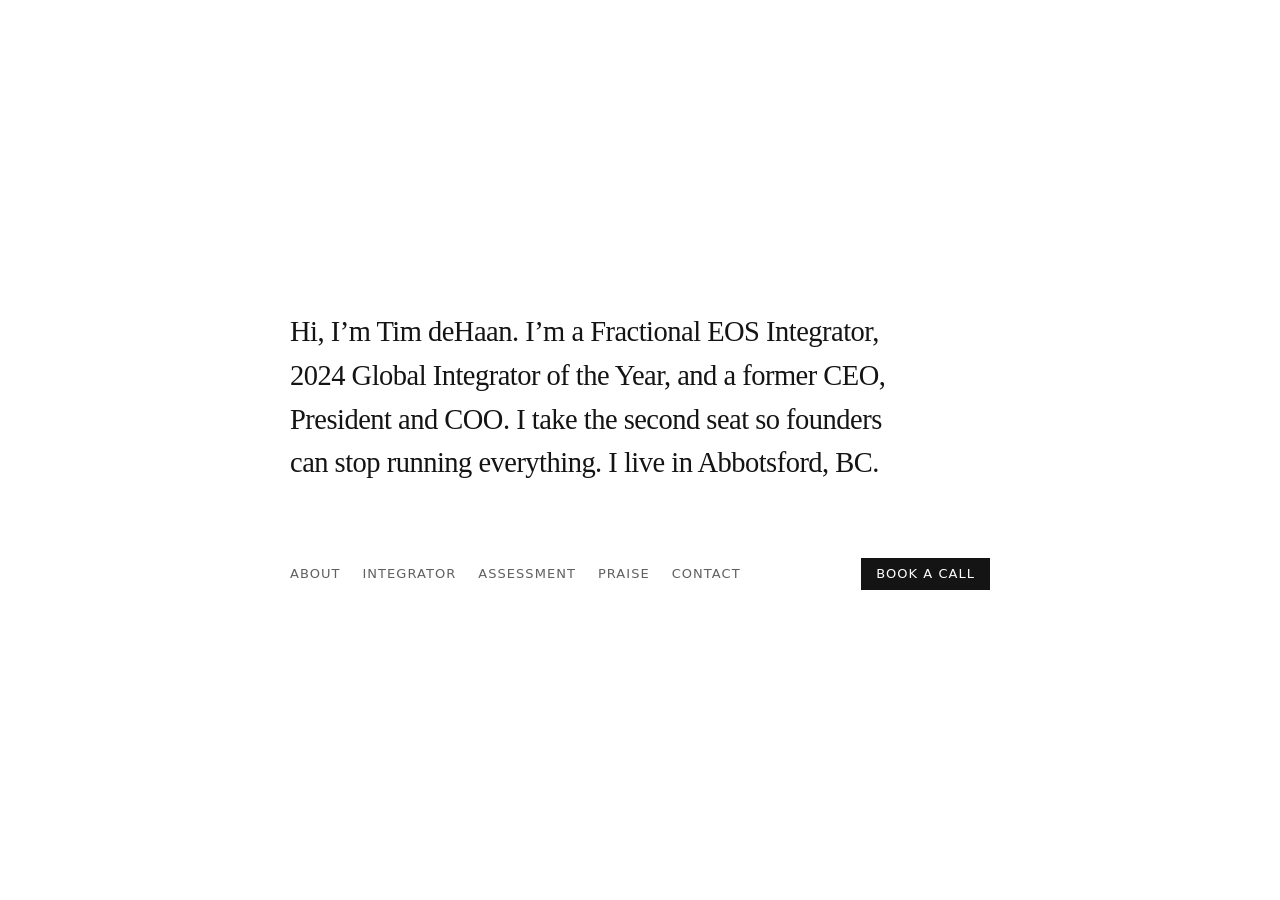
<file: index.html>
<!doctype html>
<html lang="en">
<head>
<meta charset="utf-8">
<meta name="viewport" content="width=device-width, initial-scale=1">
<title>Tim deHaan — Fractional EOS Integrator</title>
<meta name="description" content="Tim deHaan is a Fractional EOS Integrator and 2024 Global Integrator of the Year. I take the second seat in founder-led companies so the owner can lead again.">
<link rel="canonical" href="https://timdehaan.me/">
<meta property="og:type" content="website">
<meta property="og:site_name" content="Tim deHaan">
<meta property="og:title" content="Tim deHaan — Fractional EOS Integrator">
<meta property="og:description" content="Tim deHaan is a Fractional EOS Integrator and 2024 Global Integrator of the Year. I take the second seat in founder-led companies so the owner can lead again.">
<meta property="og:url" content="https://timdehaan.me/">
<meta property="og:image" content="https://timdehaan.me/og-image.jpg">
<meta property="og:image:width" content="1200">
<meta property="og:image:height" content="630">
<meta property="og:image:alt" content="Tim deHaan, Fractional EOS Integrator">
<meta name="twitter:card" content="summary_large_image">
<meta name="twitter:title" content="Tim deHaan — Fractional EOS Integrator">
<meta name="twitter:description" content="Tim deHaan is a Fractional EOS Integrator and 2024 Global Integrator of the Year. I take the second seat in founder-led companies so the owner can lead again.">
<meta name="twitter:image" content="https://timdehaan.me/og-image.jpg">
<meta name="theme-color" content="#ffffff">
<link rel="icon" href="data:image/svg+xml,%3Csvg xmlns='http://www.w3.org/2000/svg' viewBox='0 0 64 64'%3E%3Ccircle cx='32' cy='32' r='32' fill='%23171714'/%3E%3Ctext x='50%25' y='57%25' text-anchor='middle' dominant-baseline='middle' font-family='Georgia,serif' font-size='32' fill='%23fff'%3ET%3C/text%3E%3C/svg%3E">
<link rel="alternate icon" href="/favicon.ico" sizes="any">
<link rel="apple-touch-icon" href="/apple-touch-icon.png">
<link rel="stylesheet" href="styles.css">
<script type="application/ld+json">
{
 "@context": "https://schema.org",
 "@graph": [
  {
   "@type": "WebSite",
   "@id": "https://timdehaan.me/#website",
   "url": "https://timdehaan.me/",
   "name": "Tim deHaan",
   "publisher": {
    "@id": "https://timdehaan.me/#tim"
   }
  },
  {
   "@type": "Person",
   "@id": "https://timdehaan.me/#tim",
   "name": "Tim deHaan",
   "jobTitle": "Fractional EOS Integrator",
   "description": "Fractional EOS Integrator and former CEO, President and COO. Takes the second seat in founder-led companies of 10 to 75 people.",
   "url": "https://timdehaan.me/",
   "image": "https://timdehaan.me/headshot.jpg",
   "email": "mailto:tim@timdehaan.me",
   "award": "Global Integrator of the Year, 2024",
   "address": {
    "@type": "PostalAddress",
    "addressLocality": "Abbotsford",
    "addressRegion": "BC",
    "addressCountry": "CA"
   },
   "alumniOf": [
    {
     "@type": "CollegeOrUniversity",
     "name": "Trinity Western University"
    },
    {
     "@type": "CollegeOrUniversity",
     "name": "British Columbia Institute of Technology"
    }
   ],
   "knowsAbout": [
    "EOS (Entrepreneurial Operating System)",
    "Integrator role",
    "Operations leadership",
    "Strategic planning",
    "Scaling Up",
    "4DX",
    "OKRs"
   ]
  },
  {
   "@type": "ProfessionalService",
   "@id": "https://timdehaan.me/#business",
   "name": "Tim deHaan, Fractional Integrator",
   "url": "https://timdehaan.me/",
   "image": "https://timdehaan.me/og-image.jpg",
   "email": "tim@timdehaan.me",
   "founder": {
    "@id": "https://timdehaan.me/#tim"
   },
   "address": {
    "@type": "PostalAddress",
    "addressLocality": "Abbotsford",
    "addressRegion": "BC",
    "addressCountry": "CA"
   },
   "description": "Fractional EOS Integrator for owner-led companies of 10 to 75 people, 1 to 2 days a week, starting with the Second Seat Assessment.",
   "makesOffer": {
    "@id": "https://timdehaan.me/second-seat-assessment#offer"
   }
  }
 ]
}
</script>
</head>
<body class="home">
<a class="skip-link" href="#main">Skip to content</a>
<main id="main">
  <div class="journal-page">
    <div class="home-stack">
      <section class="intro">
        <h1 class="intro-copy"><strong>Hi, I’m Tim deHaan.</strong> I’m a Fractional EOS Integrator, 2024 Global Integrator of the Year, and a former CEO, President and COO. I take the second seat so founders can stop running <span class="intro-keep">everything.</span> I live in Abbotsford, BC.</h1>
      </section>

      <nav class="site-nav" aria-label="Primary navigation">
        <a class="mobile-site-home" href="index.html">Tim deHaan</a>
        <button type="button" class="menu-toggle" aria-controls="site-menu" aria-expanded="false" aria-label="Menu"><span class="menu-icon" aria-hidden="true"><i></i><i></i><i></i></span></button>
        <div class="nav-links" id="site-menu">
          <a class="nav-home" href="index.html" aria-current="page">Home</a>
          <a href="about.html">About</a>
          <a href="fractional-integrator.html">Integrator</a>
          <a href="second-seat-assessment.html">Assessment</a>
          <a href="praise.html">Praise</a>
          <a href="contact.html">Contact</a>
          <span class="nav-actions"><a class="book-nav-link" href="https://calendar.app.google/o5hBPfkuwhMshJ2h6" target="_blank" rel="noopener">Book a Call</a></span>
        </div>
      </nav>
    </div>
  </div>

  <!-- Phones only: a short pitch and booking button under the intro -->
  <section class="mobile-home" aria-label="Book an intro call">
    <p>Your business has outgrown you running everything. Let’s see if there’s an empty seat.</p>
    <a class="funnel-button" href="https://calendar.app.google/o5hBPfkuwhMshJ2h6" target="_blank" rel="noopener">Talk to Tim for 20 minutes</a>
    <p class="funnel-note">No pitch. If it’s not a fit, I’ll point you to someone who is.</p>
  </section>

  <footer class="utility-footer">
    <div class="utility-footer-links">
      <a href="contact.html">Contact</a>
      <a href="second-seat-assessment.html">Assessment</a>
      <a href="mailto:tim@timdehaan.me">Email</a>
      <span>©&nbsp;<span data-year>2026</span>&nbsp;Tim deHaan</span>
    </div>
  </footer>
</main>
<script src="site.js"></script>
</body>
</html>
</file>
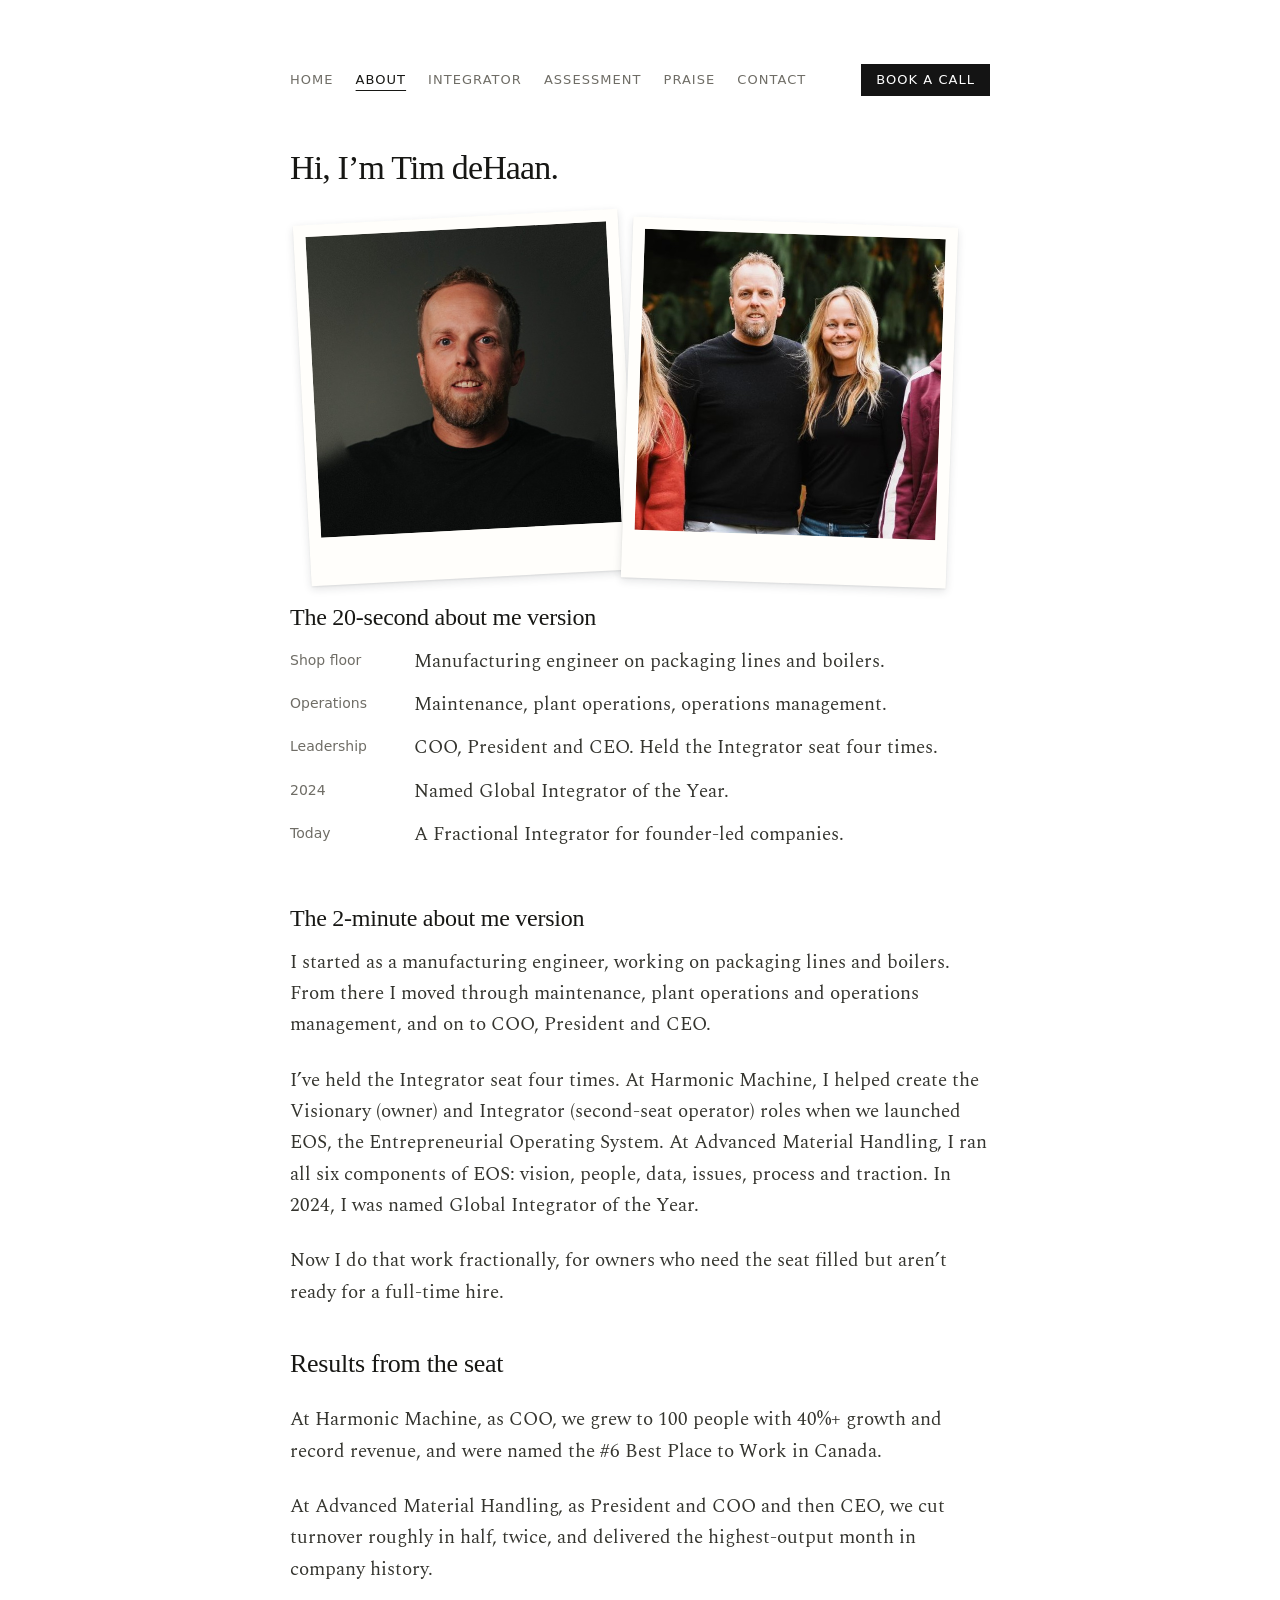
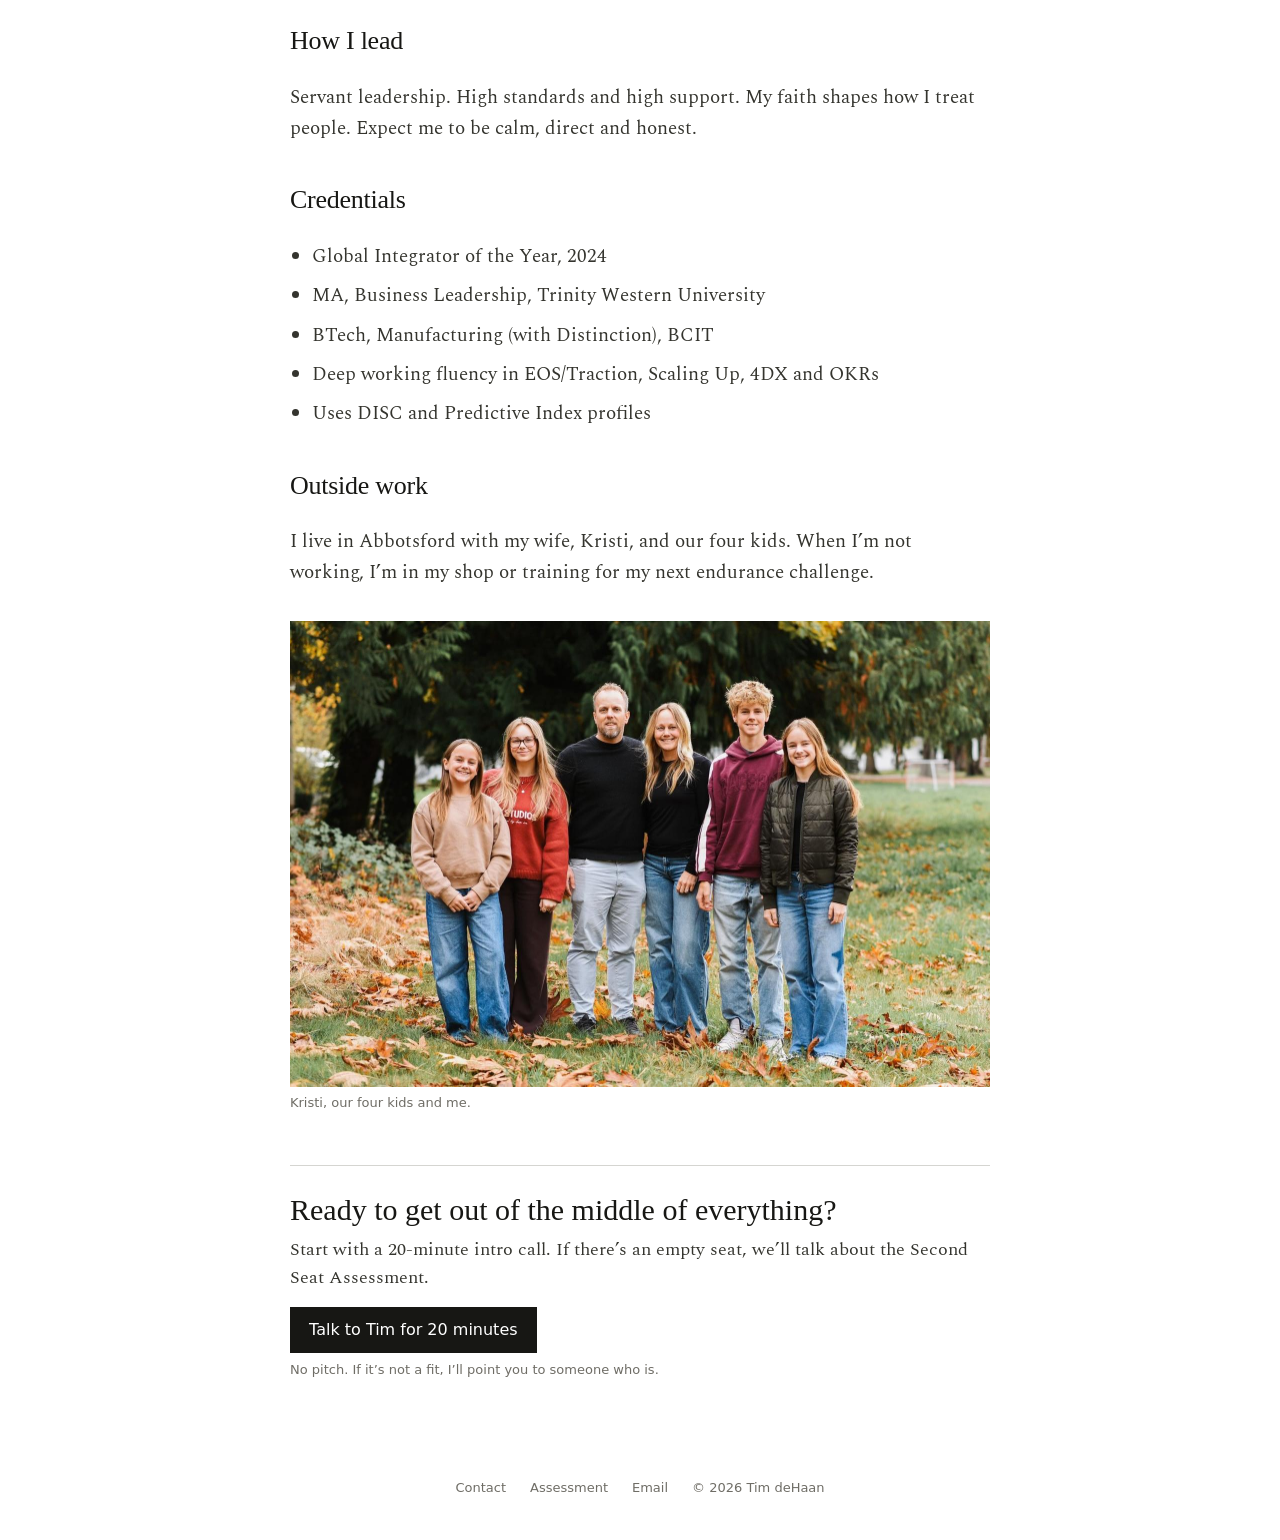
<file: about.html>
<!doctype html>
<html lang="en">
<head>
<meta charset="utf-8">
<meta name="viewport" content="width=device-width, initial-scale=1">
<title>About | Tim deHaan</title>
<meta name="description" content="From the shop floor to the second seat. Tim deHaan has held the Integrator seat four times and was named Global Integrator of the Year in 2024.">
<link rel="canonical" href="https://timdehaan.me/about">
<meta property="og:type" content="website">
<meta property="og:site_name" content="Tim deHaan">
<meta property="og:title" content="About | Tim deHaan">
<meta property="og:description" content="From the shop floor to the second seat. Tim deHaan has held the Integrator seat four times and was named Global Integrator of the Year in 2024.">
<meta property="og:url" content="https://timdehaan.me/about">
<meta property="og:image" content="https://timdehaan.me/og-image.jpg">
<meta property="og:image:width" content="1200">
<meta property="og:image:height" content="630">
<meta property="og:image:alt" content="Tim deHaan, Fractional EOS Integrator">
<meta name="twitter:card" content="summary_large_image">
<meta name="twitter:title" content="About | Tim deHaan">
<meta name="twitter:description" content="From the shop floor to the second seat. Tim deHaan has held the Integrator seat four times and was named Global Integrator of the Year in 2024.">
<meta name="twitter:image" content="https://timdehaan.me/og-image.jpg">
<meta name="theme-color" content="#ffffff">
<link rel="icon" href="data:image/svg+xml,%3Csvg xmlns='http://www.w3.org/2000/svg' viewBox='0 0 64 64'%3E%3Ccircle cx='32' cy='32' r='32' fill='%23171714'/%3E%3Ctext x='50%25' y='57%25' text-anchor='middle' dominant-baseline='middle' font-family='Georgia,serif' font-size='32' fill='%23fff'%3ET%3C/text%3E%3C/svg%3E">
<link rel="alternate icon" href="/favicon.ico" sizes="any">
<link rel="apple-touch-icon" href="/apple-touch-icon.png">
<link rel="stylesheet" href="styles.css">
</head>
<body>
<a class="skip-link" href="#main">Skip to content</a>
<div class="journal-page">
  <nav class="site-nav" aria-label="Primary navigation">
    <a class="mobile-site-home" href="index.html">Tim deHaan</a>
    <button type="button" class="menu-toggle" aria-controls="site-menu" aria-expanded="false" aria-label="Menu"><span class="menu-icon" aria-hidden="true"><i></i><i></i><i></i></span></button>
    <div class="nav-links" id="site-menu">
      <a class="nav-home" href="index.html">Home</a>
      <a href="about.html" aria-current="page">About</a>
      <a href="fractional-integrator.html">Integrator</a>
      <a href="second-seat-assessment.html">Assessment</a>
      <a href="praise.html">Praise</a>
      <a href="contact.html">Contact</a>
      <span class="nav-actions"><a class="book-nav-link" href="https://calendar.app.google/o5hBPfkuwhMshJ2h6" target="_blank" rel="noopener">Book a Call</a></span>
    </div>
  </nav>

  <main class="page-stack" id="main">
    <section class="page-heading" aria-labelledby="about-title">
      <h1 id="about-title">Hi, I’m Tim deHaan.</h1>

      <!-- SWAP: two square photos, saved next to this file as headshot.jpg and about.jpg.
           The grey placeholders disappear automatically once the files exist. -->
      <div class="polaroid-strip">
        <figure class="polaroid">
          <div class="frame"><span class="ph">headshot.jpg</span><img src="headshot.jpg" alt="Tim deHaan facing the camera" width="540" height="540" onerror="this.remove()"></div>
          <figcaption aria-hidden="true"></figcaption>
        </figure>
        <figure class="polaroid">
          <div class="frame"><span class="ph">about.jpg</span><img src="about.jpg" alt="Tim deHaan with his wife, Kristi" width="560" height="560" onerror="this.remove()"></div>
          <figcaption aria-hidden="true"></figcaption>
        </figure>
      </div>

      <section class="section-block" aria-labelledby="short-title">
        <h2 class="section-label" id="short-title">The 20-second about me version</h2>
        <dl class="story-list">
          <dt>Shop floor</dt><dd>Manufacturing engineer on packaging lines and boilers.</dd>
          <dt>Operations</dt><dd>Maintenance, plant operations, operations management.</dd>
          <dt>Leadership</dt><dd>COO, President and CEO. Held the Integrator seat four times.</dd>
          <dt>2024</dt><dd>Named Global Integrator of the Year.</dd>
          <dt>Today</dt><dd>A Fractional Integrator for founder-led companies.</dd>
        </dl>
      </section>
    </section>

    <section class="section-block" aria-labelledby="long-title">
      <h2 class="section-label" id="long-title">The 2-minute about me version</h2>
      <article class="prose">
        <p>I started as a manufacturing engineer, working on packaging lines and boilers. From there I moved through maintenance, plant operations and operations management, and on to COO, President and CEO.</p>
        <p>I’ve held the Integrator seat four times. At Harmonic Machine, I helped create the Visionary (owner) and Integrator (second-seat operator) roles when we launched EOS, the Entrepreneurial Operating System. At Advanced Material Handling, I ran all six components of EOS: vision, people, data, issues, process and traction. In 2024, I was named Global Integrator of the Year.</p>
        <p>Now I do that work fractionally, for owners who need the seat filled but aren’t ready for a full-time hire.</p>

        <h2>Results from the seat</h2>
        <p>At Harmonic Machine, as COO, we grew to 100 people with 40%+ growth and record revenue, and were named the #6 Best Place to Work in Canada.</p>
        <p>At Advanced Material Handling, as President and COO and then CEO, we cut turnover roughly in half, twice, and delivered the highest-output month in company history.</p>

        <h2>How I lead</h2>
        <p>Servant leadership. High standards and high support. My faith shapes how I treat people. Expect me to be calm, direct and honest.</p>

        <h2>Credentials</h2>
        <ul>
          <li>Global Integrator of the Year, 2024</li>
          <li>MA, Business Leadership, Trinity Western University</li>
          <li>BTech, Manufacturing (with Distinction), BCIT</li>
          <li>Deep working fluency in EOS/Traction, Scaling Up, 4DX and OKRs</li>
          <li>Uses DISC and Predictive Index profiles</li>
        </ul>

        <h2>Outside work</h2>
        <p>I live in Abbotsford with my wife, Kristi, and our four kids. When I’m not working, I’m in my shop or training for my next endurance challenge.</p>
        <figure class="photo-strip">
          <img class="wide" src="family.jpg" alt="Tim and Kristi deHaan with their four kids in an autumn park" width="1600" height="1066" loading="lazy">
          <figcaption>Kristi, our four kids and me.</figcaption>
        </figure>
      </article>
    </section>

    <section class="funnel-capture" aria-labelledby="cta-title">
      <h2 id="cta-title">Ready to get out of the middle of everything?</h2>
      <p>Start with a 20-minute intro call. If there’s an empty seat, we’ll talk about the Second Seat Assessment.</p>
      <a class="funnel-button" href="https://calendar.app.google/o5hBPfkuwhMshJ2h6" target="_blank" rel="noopener">Talk to Tim for 20 minutes</a>
      <p class="funnel-note">No pitch. If it’s not a fit, I’ll point you to someone who is.</p>
    </section>
  </main>
</div>

<footer class="utility-footer">
  <div class="utility-footer-links">
    <a href="contact.html">Contact</a>
    <a href="second-seat-assessment.html">Assessment</a>
    <a href="mailto:tim@timdehaan.me">Email</a>
    <span>©&nbsp;<span data-year>2026</span>&nbsp;Tim deHaan</span>
  </div>
</footer>
<script src="site.js"></script>
</body>
</html>
</file>
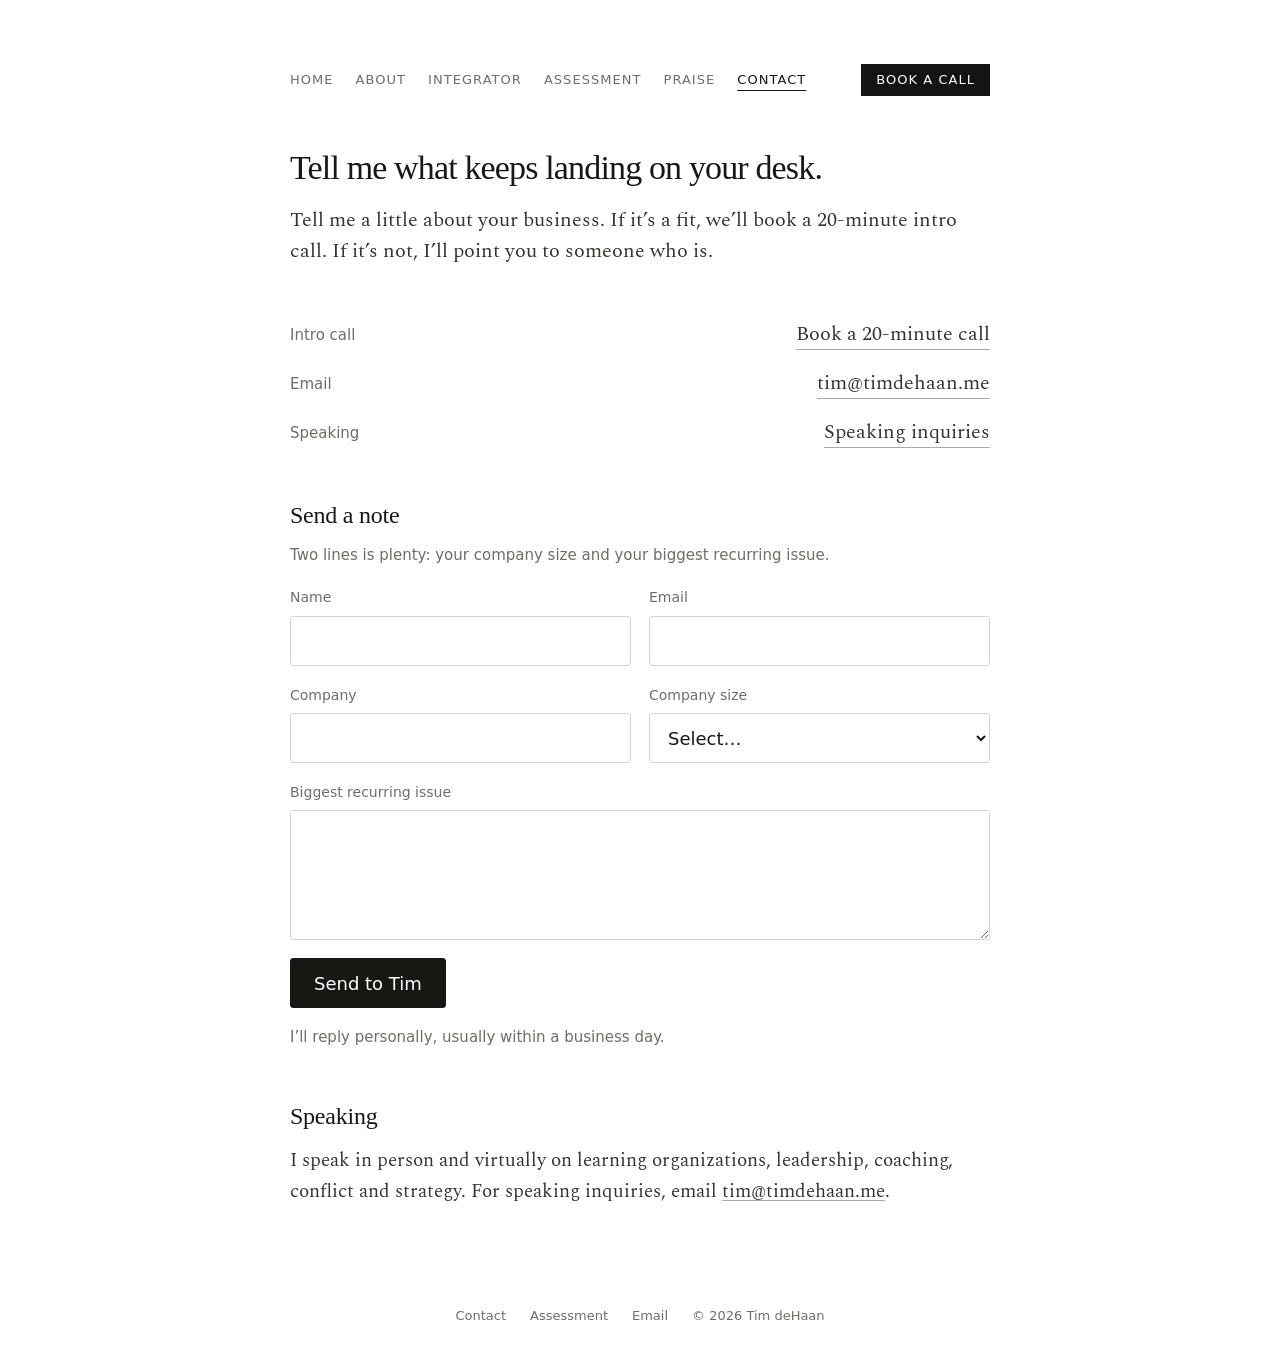
<file: contact.html>
<!doctype html>
<html lang="en">
<head>
<meta charset="utf-8">
<meta name="viewport" content="width=device-width, initial-scale=1">
<title>Contact | Tim deHaan</title>
<meta name="description" content="Book a 20-minute intro call with Tim deHaan, Fractional EOS Integrator, or send a note about your company and the issue that keeps landing on your desk.">
<link rel="canonical" href="https://timdehaan.me/contact">
<meta property="og:type" content="website">
<meta property="og:site_name" content="Tim deHaan">
<meta property="og:title" content="Contact | Tim deHaan">
<meta property="og:description" content="Book a 20-minute intro call with Tim deHaan, Fractional EOS Integrator, or send a note about your company and the issue that keeps landing on your desk.">
<meta property="og:url" content="https://timdehaan.me/contact">
<meta property="og:image" content="https://timdehaan.me/og-image.jpg">
<meta property="og:image:width" content="1200">
<meta property="og:image:height" content="630">
<meta property="og:image:alt" content="Tim deHaan, Fractional EOS Integrator">
<meta name="twitter:card" content="summary_large_image">
<meta name="twitter:title" content="Contact | Tim deHaan">
<meta name="twitter:description" content="Book a 20-minute intro call with Tim deHaan, Fractional EOS Integrator, or send a note about your company and the issue that keeps landing on your desk.">
<meta name="twitter:image" content="https://timdehaan.me/og-image.jpg">
<meta name="theme-color" content="#ffffff">
<link rel="icon" href="data:image/svg+xml,%3Csvg xmlns='http://www.w3.org/2000/svg' viewBox='0 0 64 64'%3E%3Ccircle cx='32' cy='32' r='32' fill='%23171714'/%3E%3Ctext x='50%25' y='57%25' text-anchor='middle' dominant-baseline='middle' font-family='Georgia,serif' font-size='32' fill='%23fff'%3ET%3C/text%3E%3C/svg%3E">
<link rel="alternate icon" href="/favicon.ico" sizes="any">
<link rel="apple-touch-icon" href="/apple-touch-icon.png">
<link rel="stylesheet" href="styles.css">
</head>
<body>
<a class="skip-link" href="#main">Skip to content</a>
<div class="journal-page">
  <nav class="site-nav" aria-label="Primary navigation">
    <a class="mobile-site-home" href="index.html">Tim deHaan</a>
    <button type="button" class="menu-toggle" aria-controls="site-menu" aria-expanded="false" aria-label="Menu"><span class="menu-icon" aria-hidden="true"><i></i><i></i><i></i></span></button>
    <div class="nav-links" id="site-menu">
      <a class="nav-home" href="index.html">Home</a>
      <a href="about.html">About</a>
      <a href="fractional-integrator.html">Integrator</a>
      <a href="second-seat-assessment.html">Assessment</a>
      <a href="praise.html">Praise</a>
      <a href="contact.html" aria-current="page">Contact</a>
      <span class="nav-actions"><a class="book-nav-link" href="https://calendar.app.google/o5hBPfkuwhMshJ2h6" target="_blank" rel="noopener">Book a Call</a></span>
    </div>
  </nav>

  <main class="page-stack" id="main">
    <header class="page-heading">
      <h1>Tell me what keeps landing on your desk.</h1>
      <p class="page-lede">Tell me a little about your business. If it’s a fit, we’ll book a 20-minute intro call. If it’s not, I’ll point you to someone who is.</p>
    </header>

    <ul class="contact-list">
      <li><span>Intro call</span><a href="https://calendar.app.google/o5hBPfkuwhMshJ2h6" target="_blank" rel="noopener">Book a 20-minute call</a></li>
      <li><span>Email</span><a href="mailto:tim@timdehaan.me">tim@timdehaan.me</a></li>
      <li><span>Speaking</span><a href="mailto:tim@timdehaan.me?subject=Speaking%20inquiry">Speaking inquiries</a></li>
    </ul>

    <section class="section-block" aria-labelledby="note-title">
      <h2 class="section-label" id="note-title">Send a note</h2>
      <p class="form-note" style="margin-bottom:6px">Two lines is plenty: your company size and your biggest recurring issue.</p>

      <!-- CONTACT FORM — sent by Web3Forms (free) to tim@timdehaan.me.
           The access key below is meant to be public; it only lets this form email you. -->
      <form class="contact-form" action="https://api.web3forms.com/submit" method="POST" id="contact-form">
        <input type="hidden" name="access_key" value="f9edd58c-7409-4fa9-86bb-235740c5803d">
        <input type="hidden" name="subject" value="New message from timdehaan.me">
        <input type="hidden" name="from_name" value="timdehaan.me contact form">
        <input type="checkbox" name="botcheck" class="hidden" tabindex="-1" autocomplete="off" aria-hidden="true">
        <div class="form-row">
          <label>Name<input name="name" type="text" autocomplete="name" required></label>
          <label>Email<input name="email" type="email" autocomplete="email" required></label>
        </div>
        <div class="form-row">
          <label>Company<input name="company" type="text" autocomplete="organization"></label>
          <label>Company size
            <select name="size" required>
              <option value="">Select…</option>
              <option>Under 10 people</option>
              <option>10 to 25 people</option>
              <option>26 to 50 people</option>
              <option>51 to 75 people</option>
              <option>75+ people</option>
            </select>
          </label>
        </div>
        <label>Biggest recurring issue<textarea name="message" required></textarea></label>
        <button type="submit">Send to Tim</button>
        <p class="form-note" id="form-note">I’ll reply personally, usually within a business day.</p>
      </form>
    </section>

    <section class="section-block" aria-labelledby="speaking-title">
      <h2 class="section-label" id="speaking-title">Speaking</h2>
      <div class="prose">
        <p>I speak in person and virtually on learning organizations, leadership, coaching, conflict and strategy. For speaking inquiries, email <a href="mailto:tim@timdehaan.me?subject=Speaking%20inquiry">tim@timdehaan.me</a>.</p>
      </div>
    </section>
  </main>
</div>

<footer class="utility-footer">
  <div class="utility-footer-links">
    <a href="contact.html">Contact</a>
    <a href="second-seat-assessment.html">Assessment</a>
    <a href="mailto:tim@timdehaan.me">Email</a>
    <span>©&nbsp;<span data-year>2026</span>&nbsp;Tim deHaan</span>
  </div>
</footer>
<script src="site.js"></script>
</body>
</html>
</file>
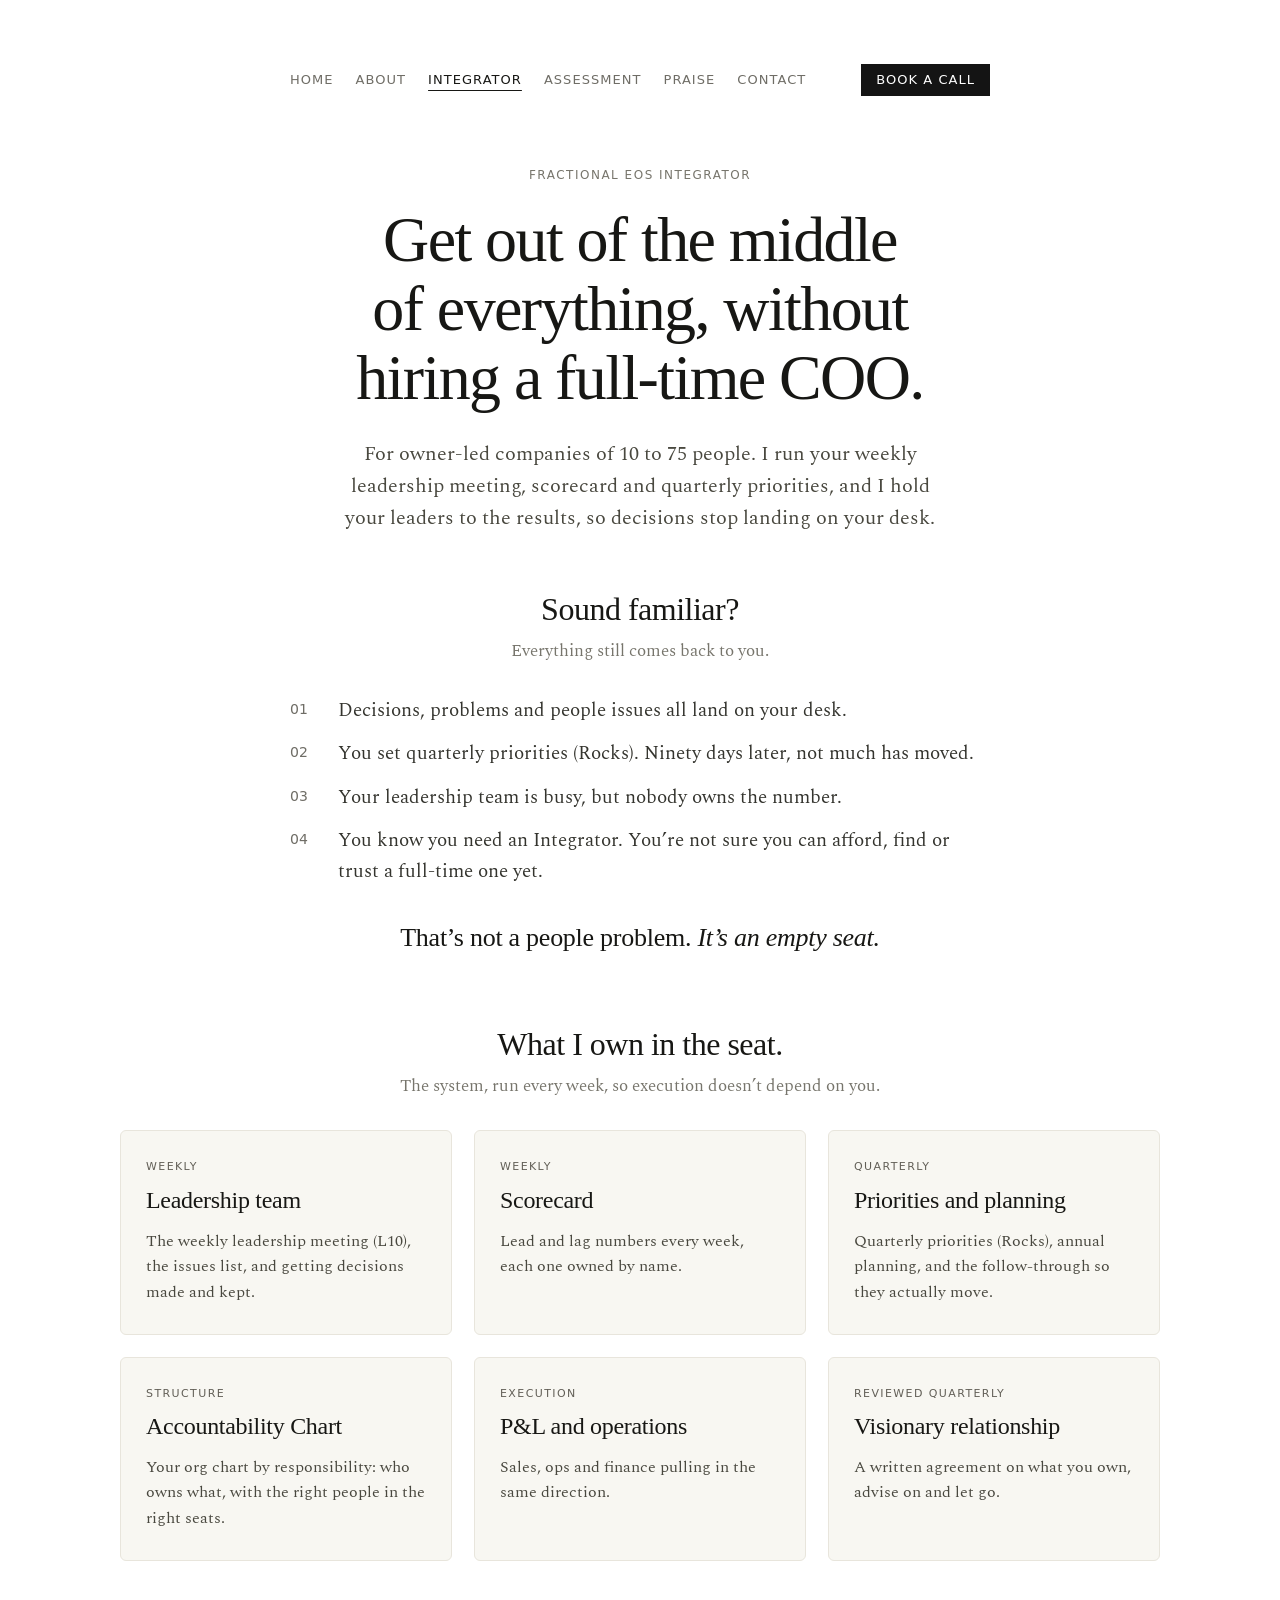
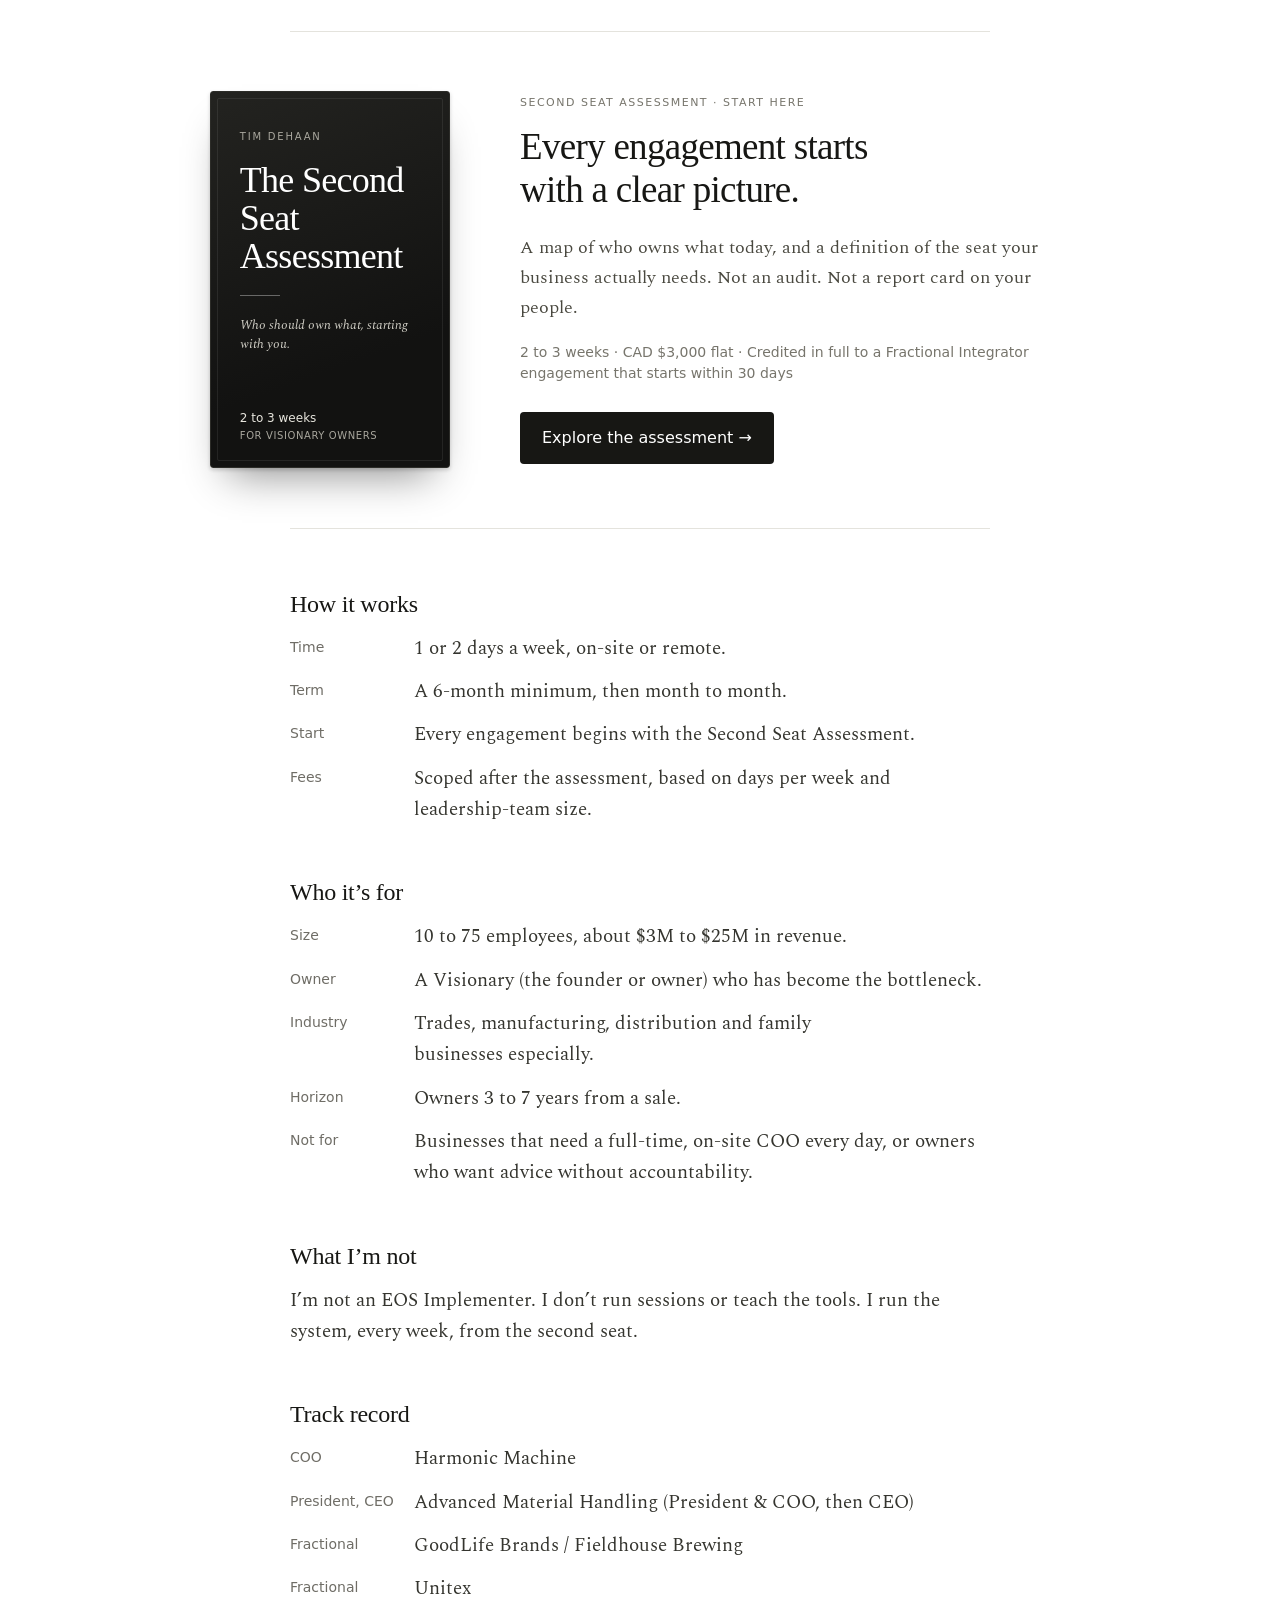
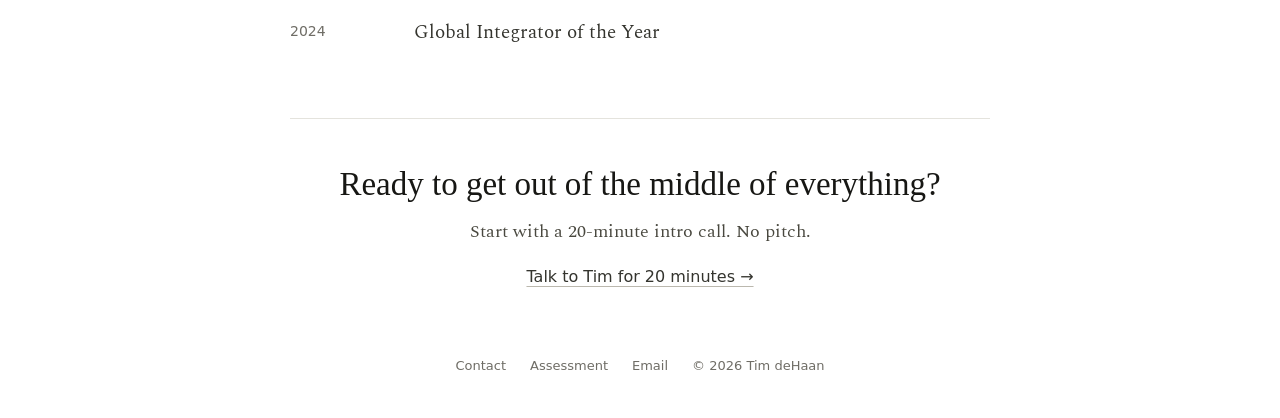
<file: fractional-integrator.html>
<!doctype html>
<html lang="en">
<head>
<meta charset="utf-8">
<meta name="viewport" content="width=device-width, initial-scale=1">
<title>Fractional Integrator | Tim deHaan</title>
<meta name="description" content="An Integrator in the second seat, without the full-time hire. For companies of 10 to 75 people with an empty Integrator seat.">
<link rel="canonical" href="https://timdehaan.me/fractional-integrator">
<meta property="og:type" content="website">
<meta property="og:site_name" content="Tim deHaan">
<meta property="og:title" content="Fractional Integrator | Tim deHaan">
<meta property="og:description" content="An Integrator in the second seat, without the full-time hire. For companies of 10 to 75 people with an empty Integrator seat.">
<meta property="og:url" content="https://timdehaan.me/fractional-integrator">
<meta property="og:image" content="https://timdehaan.me/og-image.jpg">
<meta property="og:image:width" content="1200">
<meta property="og:image:height" content="630">
<meta property="og:image:alt" content="Tim deHaan, Fractional EOS Integrator">
<meta name="twitter:card" content="summary_large_image">
<meta name="twitter:title" content="Fractional Integrator | Tim deHaan">
<meta name="twitter:description" content="An Integrator in the second seat, without the full-time hire. For companies of 10 to 75 people with an empty Integrator seat.">
<meta name="twitter:image" content="https://timdehaan.me/og-image.jpg">
<meta name="theme-color" content="#ffffff">
<link rel="icon" href="data:image/svg+xml,%3Csvg xmlns='http://www.w3.org/2000/svg' viewBox='0 0 64 64'%3E%3Ccircle cx='32' cy='32' r='32' fill='%23171714'/%3E%3Ctext x='50%25' y='57%25' text-anchor='middle' dominant-baseline='middle' font-family='Georgia,serif' font-size='32' fill='%23fff'%3ET%3C/text%3E%3C/svg%3E">
<link rel="alternate icon" href="/favicon.ico" sizes="any">
<link rel="apple-touch-icon" href="/apple-touch-icon.png">
<link rel="stylesheet" href="styles.css">
</head>
<body class="wide-page">
<a class="skip-link" href="#main">Skip to content</a>
<div class="journal-page">
  <nav class="site-nav" aria-label="Primary navigation">
    <a class="mobile-site-home" href="index.html">Tim deHaan</a>
    <button type="button" class="menu-toggle" aria-controls="site-menu" aria-expanded="false" aria-label="Menu"><span class="menu-icon" aria-hidden="true"><i></i><i></i><i></i></span></button>
    <div class="nav-links" id="site-menu">
      <a class="nav-home" href="index.html">Home</a>
      <a href="about.html">About</a>
      <a href="fractional-integrator.html" aria-current="page">Integrator</a>
      <a href="second-seat-assessment.html">Assessment</a>
      <a href="praise.html">Praise</a>
      <a href="contact.html">Contact</a>
      <span class="nav-actions"><a class="book-nav-link" href="https://calendar.app.google/o5hBPfkuwhMshJ2h6" target="_blank" rel="noopener">Book a Call</a></span>
    </div>
  </nav>

  <main id="main">
    <header class="wide-hero">
      <p class="eyebrow">Fractional EOS Integrator</p>
      <h1 style="text-wrap:balance">Get out of the middle of everything, without hiring a full-time COO.</h1>
      <p>For owner-led companies of 10 to 75 people. I run your weekly leadership meeting, scorecard and quarterly priorities, and I hold your leaders to the results, so decisions stop landing on your desk.</p>
    </header>

    <section class="wide-section" aria-labelledby="familiar-title">
      <div class="section-heading">
        <h2 id="familiar-title">Sound familiar?</h2>
        <p>Everything still comes back to you.</p>
      </div>
      <div class="narrow-center">
        <dl class="story-list numbered">
          <dt>01</dt><dd>Decisions, problems and people issues all land on your desk.</dd>
          <dt>02</dt><dd>You set quarterly priorities (Rocks). Ninety days later, not much has moved.</dd>
          <dt>03</dt><dd>Your leadership team is busy, but nobody owns the number.</dd>
          <dt>04</dt><dd>You know you need an Integrator. You’re not sure you can afford, find or trust a full-time one yet.</dd>
        </dl>
        <p class="punch">That’s not a people problem. <em>It’s an empty seat.</em></p>
      </div>
    </section>

    <section class="wide-section" aria-labelledby="own-title">
      <div class="section-heading">
        <h2 id="own-title">What I own in the seat.</h2>
        <p>The system, run every week, so execution doesn’t depend on you.</p>
      </div>
      <ul class="card-grid">
        <li><div class="card"><span class="card-category">Weekly</span><h3>Leadership team</h3><p>The weekly leadership meeting (L10), the issues list, and getting decisions made and kept.</p></div></li>
        <li><div class="card"><span class="card-category">Weekly</span><h3>Scorecard</h3><p>Lead and lag numbers every week, each one owned by name.</p></div></li>
        <li><div class="card"><span class="card-category">Quarterly</span><h3>Priorities and planning</h3><p>Quarterly priorities (Rocks), annual planning, and the follow-through so they actually move.</p></div></li>
        <li><div class="card"><span class="card-category">Structure</span><h3>Accountability Chart</h3><p>Your org chart by responsibility: who owns what, with the right people in the right seats.</p></div></li>
        <li><div class="card"><span class="card-category">Execution</span><h3>P&amp;L and operations</h3><p>Sales, ops and finance pulling in the same direction.</p></div></li>
        <li><div class="card"><span class="card-category">Reviewed quarterly</span><h3>Visionary relationship</h3><p>A written agreement on what you own, advise on and let go.</p></div></li>
      </ul>
    </section>

    <section class="feature-row" aria-labelledby="assess-title">
      <a class="feature-image" href="second-seat-assessment.html" aria-label="The Second Seat Assessment">
        <div class="product" aria-hidden="true">
          <div class="mk">Tim deHaan</div>
          <div class="t">The Second Seat Assessment</div>
          <div class="rule"></div>
          <div class="s">Who should own what, starting with you.</div>
          <div class="f">2 to 3 weeks<small>FOR VISIONARY OWNERS</small></div>
        </div>
      </a>
      <div>
        <p class="eyebrow">Second Seat Assessment · Start here</p>
        <h2 id="assess-title">Every engagement starts<br class="desktop-break"> with a clear picture.</h2>
        <p>A map of who owns what today, and a definition of the seat your business actually needs. Not an audit. Not a report card on your people.</p>
        <p class="facts">2 to 3 weeks · CAD $3,000 flat · Credited in full to a Fractional Integrator engagement that starts within 30 days</p>
        <a class="button" href="second-seat-assessment.html">Explore the assessment →</a>
      </div>
    </section>

    <section class="narrow-center" style="border-top:1px solid #e4e3dd;padding:60px 0 70px;max-width:700px" aria-label="Details">
      <div class="page-stack" style="animation:none">
        <section class="section-block">
          <h2 class="section-label">How it works</h2>
          <dl class="story-list">
            <dt>Time</dt><dd>1 or 2 days a week, on-site or remote.</dd>
            <dt>Term</dt><dd>A 6-month minimum, then month to month.</dd>
            <dt>Start</dt><dd>Every engagement begins with the Second Seat Assessment.</dd>
            <dt>Fees</dt><dd>Scoped after the assessment, based on days per week and leadership-team size.</dd>
          </dl>
        </section>
        <section class="section-block">
          <h2 class="section-label">Who it’s for</h2>
          <dl class="story-list">
            <dt>Size</dt><dd>10 to 75 employees, about $3M to $25M in revenue.</dd>
            <dt>Owner</dt><dd>A Visionary (the founder or owner) who has become the bottleneck.</dd>
            <dt>Industry</dt><dd>Trades, manufacturing, distribution and family businesses especially.</dd>
            <dt>Horizon</dt><dd>Owners 3 to 7 years from a sale.</dd>
            <dt>Not for</dt><dd>Businesses that need a full-time, on-site COO every day, or owners who want advice without accountability.</dd>
          </dl>
        </section>
        <section class="section-block">
          <h2 class="section-label">What I’m not</h2>
          <div class="prose"><p>I’m not an EOS Implementer. I don’t run sessions or teach the tools. I run the system, every week, from the second seat.</p></div>
        </section>
        <section class="section-block">
          <h2 class="section-label">Track record</h2>
          <dl class="story-list">
            <dt>COO</dt><dd>Harmonic Machine</dd>
            <dt>President, CEO</dt><dd>Advanced Material Handling (President &amp; COO, then CEO)</dd>
            <dt>Fractional</dt><dd>GoodLife Brands / Fieldhouse Brewing</dd>
            <dt>Fractional</dt><dd>Unitex</dd>
            <dt>2024</dt><dd>Global Integrator of the Year</dd>
          </dl>
        </section>
      </div>
    </section>

    <section class="closing-band" aria-labelledby="close-title">
      <h2 id="close-title">Ready to get out of the middle of everything?</h2>
      <p>Start with a 20-minute intro call. No pitch.</p>
      <a href="https://calendar.app.google/o5hBPfkuwhMshJ2h6" target="_blank" rel="noopener">Talk to Tim for 20 minutes →</a>
    </section>
  </main>
</div>

<footer class="utility-footer">
  <div class="utility-footer-links">
    <a href="contact.html">Contact</a>
    <a href="second-seat-assessment.html">Assessment</a>
    <a href="mailto:tim@timdehaan.me">Email</a>
    <span>©&nbsp;<span data-year>2026</span>&nbsp;Tim deHaan</span>
  </div>
</footer>
<script src="site.js"></script>
</body>
</html>
</file>
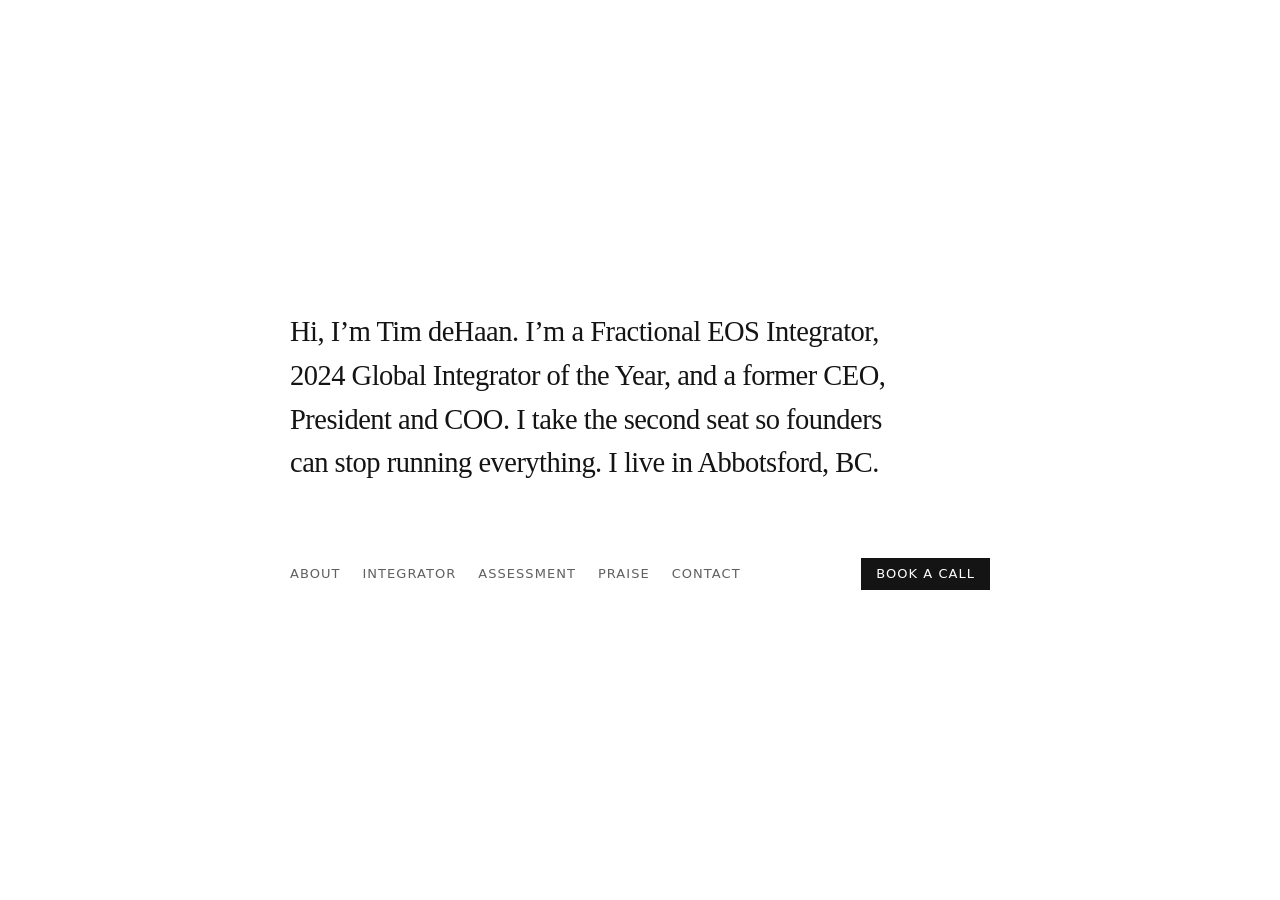
<file: home.html>
<!doctype html>
<html lang="en">
<head>
<meta charset="utf-8">
<title>Tim deHaan</title>
<!-- The old Google Sites home page lived at /home. Send those visitors to the new home page. -->
<link rel="canonical" href="https://timdehaan.me/">
<meta name="robots" content="noindex, follow">
<meta http-equiv="refresh" content="0; url=/">
<script>location.replace("/");</script>
</head>
<body>
<p>This page has moved. <a href="/">Go to timdehaan.me</a>.</p>
</body>
</html>
</file>
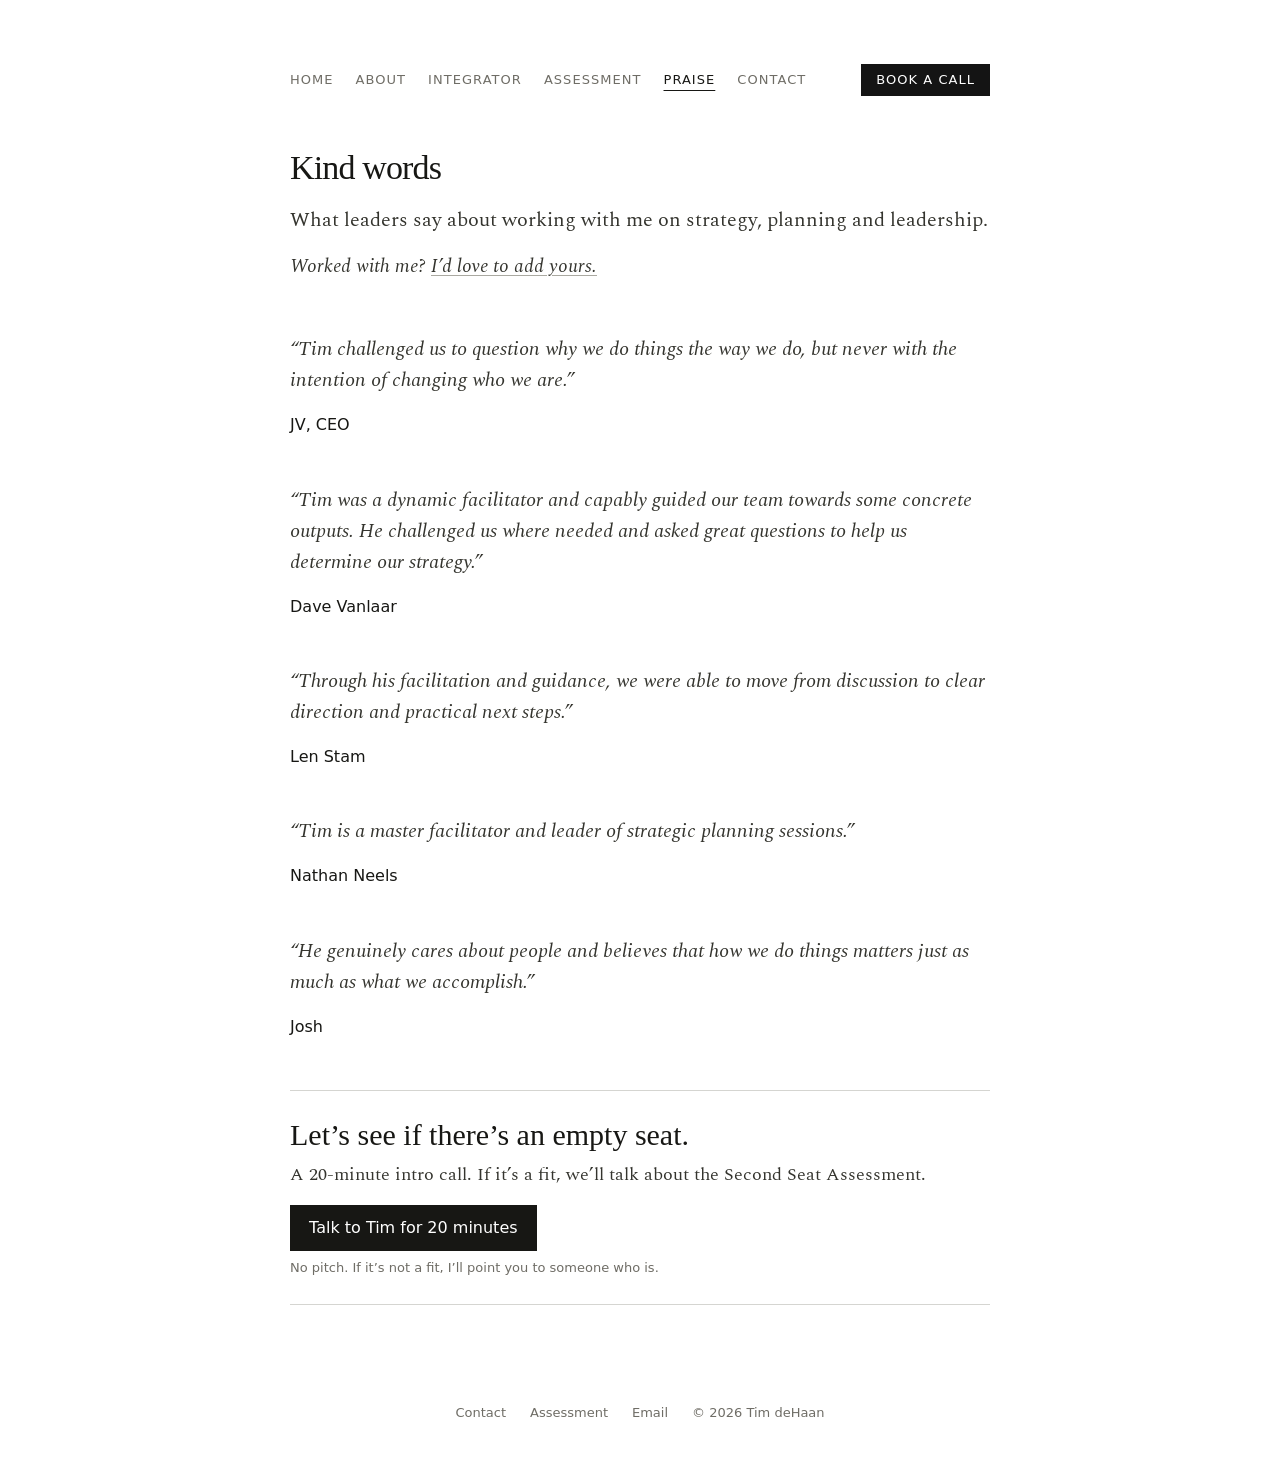
<file: praise.html>
<!doctype html>
<html lang="en">
<head>
<meta charset="utf-8">
<meta name="viewport" content="width=device-width, initial-scale=1">
<title>Praise | Tim deHaan</title>
<meta name="description" content="What leaders say about working with Tim deHaan, Fractional EOS Integrator and 2024 Global Integrator of the Year, on strategy and leadership.">
<link rel="canonical" href="https://timdehaan.me/praise">
<meta property="og:type" content="website">
<meta property="og:site_name" content="Tim deHaan">
<meta property="og:title" content="Praise | Tim deHaan">
<meta property="og:description" content="What leaders say about working with Tim deHaan, Fractional EOS Integrator and 2024 Global Integrator of the Year, on strategy and leadership.">
<meta property="og:url" content="https://timdehaan.me/praise">
<meta property="og:image" content="https://timdehaan.me/og-image.jpg">
<meta property="og:image:width" content="1200">
<meta property="og:image:height" content="630">
<meta property="og:image:alt" content="Tim deHaan, Fractional EOS Integrator">
<meta name="twitter:card" content="summary_large_image">
<meta name="twitter:title" content="Praise | Tim deHaan">
<meta name="twitter:description" content="What leaders say about working with Tim deHaan, Fractional EOS Integrator and 2024 Global Integrator of the Year, on strategy and leadership.">
<meta name="twitter:image" content="https://timdehaan.me/og-image.jpg">
<meta name="theme-color" content="#ffffff">
<link rel="icon" href="data:image/svg+xml,%3Csvg xmlns='http://www.w3.org/2000/svg' viewBox='0 0 64 64'%3E%3Ccircle cx='32' cy='32' r='32' fill='%23171714'/%3E%3Ctext x='50%25' y='57%25' text-anchor='middle' dominant-baseline='middle' font-family='Georgia,serif' font-size='32' fill='%23fff'%3ET%3C/text%3E%3C/svg%3E">
<link rel="alternate icon" href="/favicon.ico" sizes="any">
<link rel="apple-touch-icon" href="/apple-touch-icon.png">
<link rel="stylesheet" href="styles.css">
</head>
<body>
<a class="skip-link" href="#main">Skip to content</a>
<div class="journal-page">
  <nav class="site-nav" aria-label="Primary navigation">
    <a class="mobile-site-home" href="index.html">Tim deHaan</a>
    <button type="button" class="menu-toggle" aria-controls="site-menu" aria-expanded="false" aria-label="Menu"><span class="menu-icon" aria-hidden="true"><i></i><i></i><i></i></span></button>
    <div class="nav-links" id="site-menu">
      <a class="nav-home" href="index.html">Home</a>
      <a href="about.html">About</a>
      <a href="fractional-integrator.html">Integrator</a>
      <a href="second-seat-assessment.html">Assessment</a>
      <a href="praise.html" aria-current="page">Praise</a>
      <a href="contact.html">Contact</a>
      <span class="nav-actions"><a class="book-nav-link" href="https://calendar.app.google/o5hBPfkuwhMshJ2h6" target="_blank" rel="noopener">Book a Call</a></span>
    </div>
  </nav>

  <main class="page-stack" id="main">
    <header class="page-heading">
      <h1>Kind words</h1>
      <p class="page-lede">What leaders say about working with me on strategy, planning and leadership.</p>
      <p class="praise-invite">Worked with me? <a href="mailto:tim@timdehaan.me?subject=A%20few%20kind%20words">I’d love to add yours.</a></p>
    </header>

    <section class="testimonials" aria-label="Testimonials">
      <figure class="testimonial">
        <blockquote>“Tim challenged us to question why we do things the way we do, but never with the intention of changing who we are.”</blockquote>
        <figcaption class="testimonial-person">
          <div>
            <p class="testimonial-name">JV, CEO</p>
          </div>
        </figcaption>
      </figure>

      <figure class="testimonial">
        <blockquote>“Tim was a dynamic facilitator and capably guided our team towards some concrete outputs. He challenged us where needed and asked great questions to help us determine our strategy.”</blockquote>
        <figcaption class="testimonial-person">
          <div>
            <p class="testimonial-name">Dave Vanlaar</p>
          </div>
        </figcaption>
      </figure>

      <figure class="testimonial">
        <blockquote>“Through his facilitation and guidance, we were able to move from discussion to clear direction and practical next steps.”</blockquote>
        <figcaption class="testimonial-person">
          <div>
            <p class="testimonial-name">Len Stam</p>
          </div>
        </figcaption>
      </figure>

      <figure class="testimonial">
        <blockquote>“Tim is a master facilitator and leader of strategic planning sessions.”</blockquote>
        <figcaption class="testimonial-person">
          <div>
            <p class="testimonial-name">Nathan Neels</p>
          </div>
        </figcaption>
      </figure>

      <figure class="testimonial">
        <blockquote>“He genuinely cares about people and believes that how we do things matters just as much as what we accomplish.”</blockquote>
        <figcaption class="testimonial-person">
          <div>
            <p class="testimonial-name">Josh</p>
          </div>
        </figcaption>
      </figure>

      <!-- To add more: copy one <figure class="testimonial"> block above and edit it. -->
    </section>

    <section class="funnel-capture boxed" aria-labelledby="cta-title">
      <h2 id="cta-title">Let’s see if there’s an empty seat.</h2>
      <p>A 20-minute intro call. If it’s a fit, we’ll talk about the Second Seat Assessment.</p>
      <a class="funnel-button" href="https://calendar.app.google/o5hBPfkuwhMshJ2h6" target="_blank" rel="noopener">Talk to Tim for 20 minutes</a>
      <p class="funnel-note">No pitch. If it’s not a fit, I’ll point you to someone who is.</p>
    </section>
  </main>
</div>

<footer class="utility-footer">
  <div class="utility-footer-links">
    <a href="contact.html">Contact</a>
    <a href="second-seat-assessment.html">Assessment</a>
    <a href="mailto:tim@timdehaan.me">Email</a>
    <span>©&nbsp;<span data-year>2026</span>&nbsp;Tim deHaan</span>
  </div>
</footer>
<script src="site.js"></script>
</body>
</html>
</file>
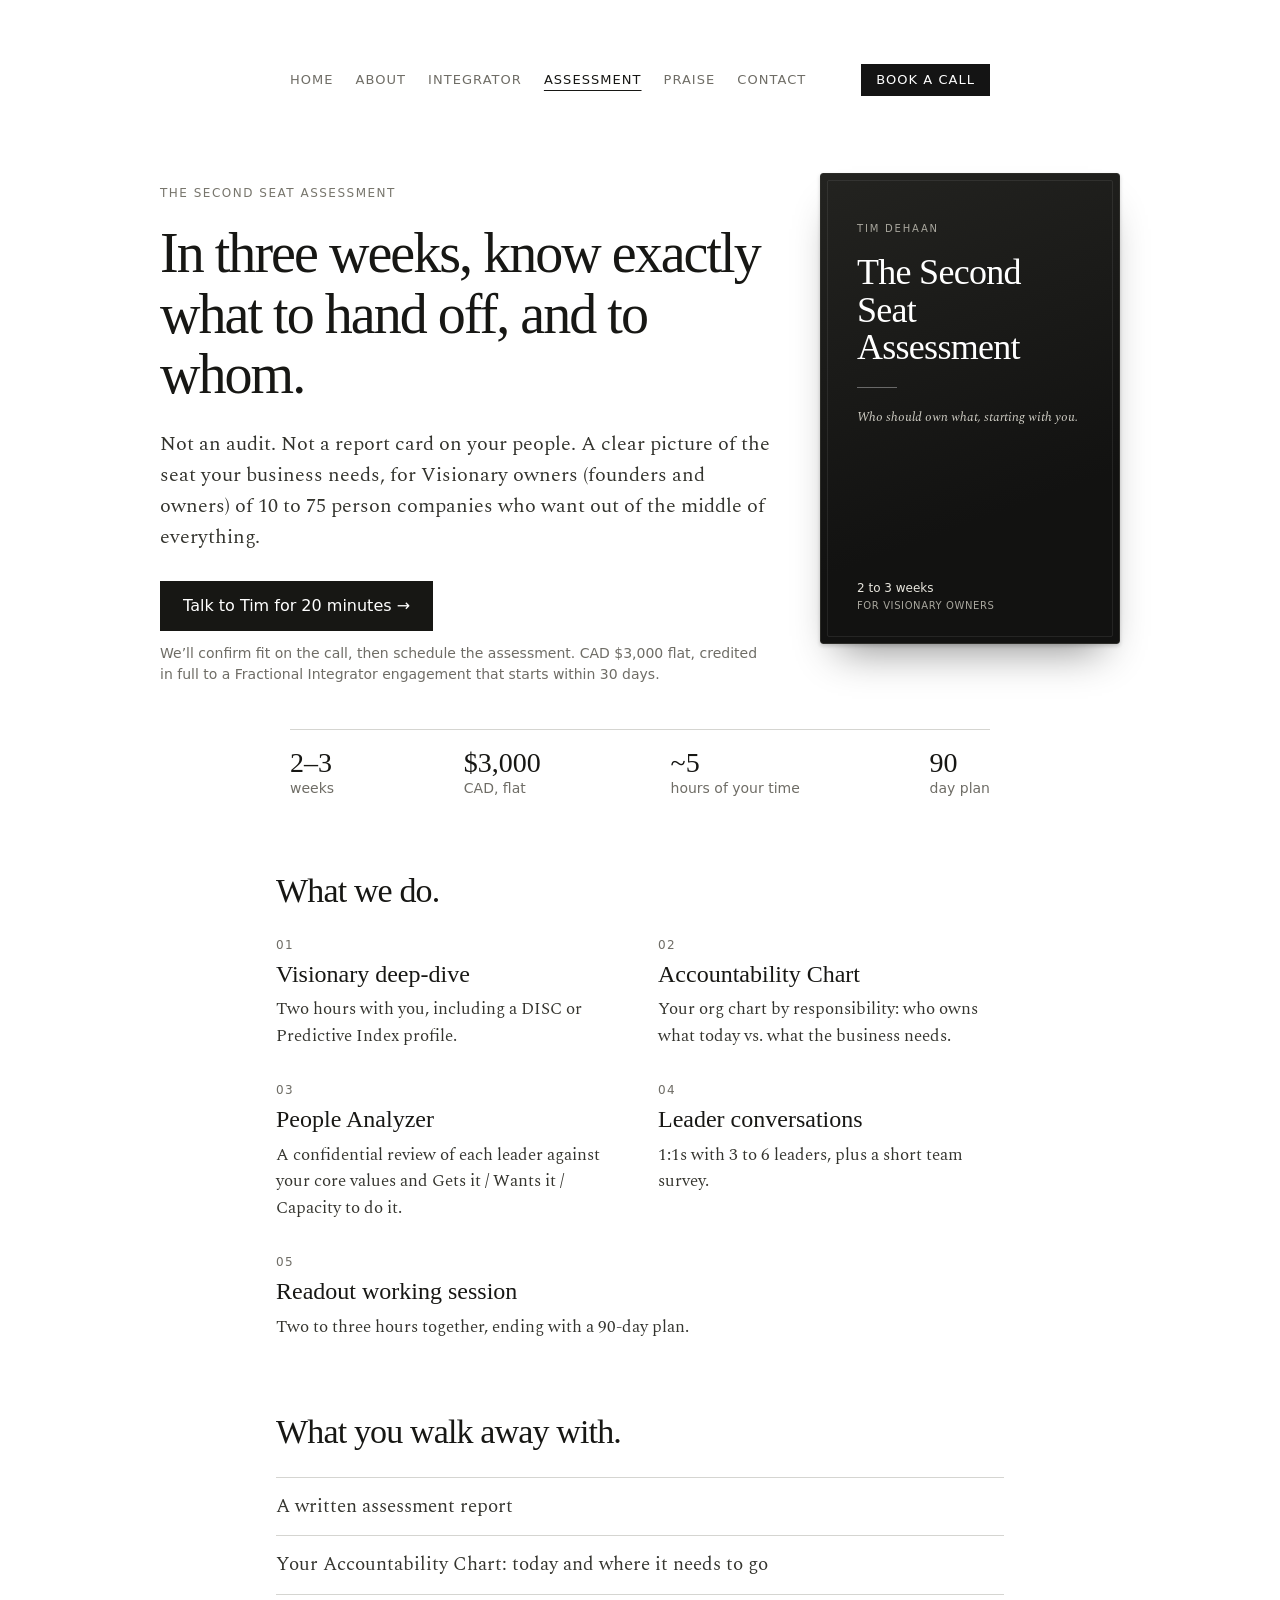
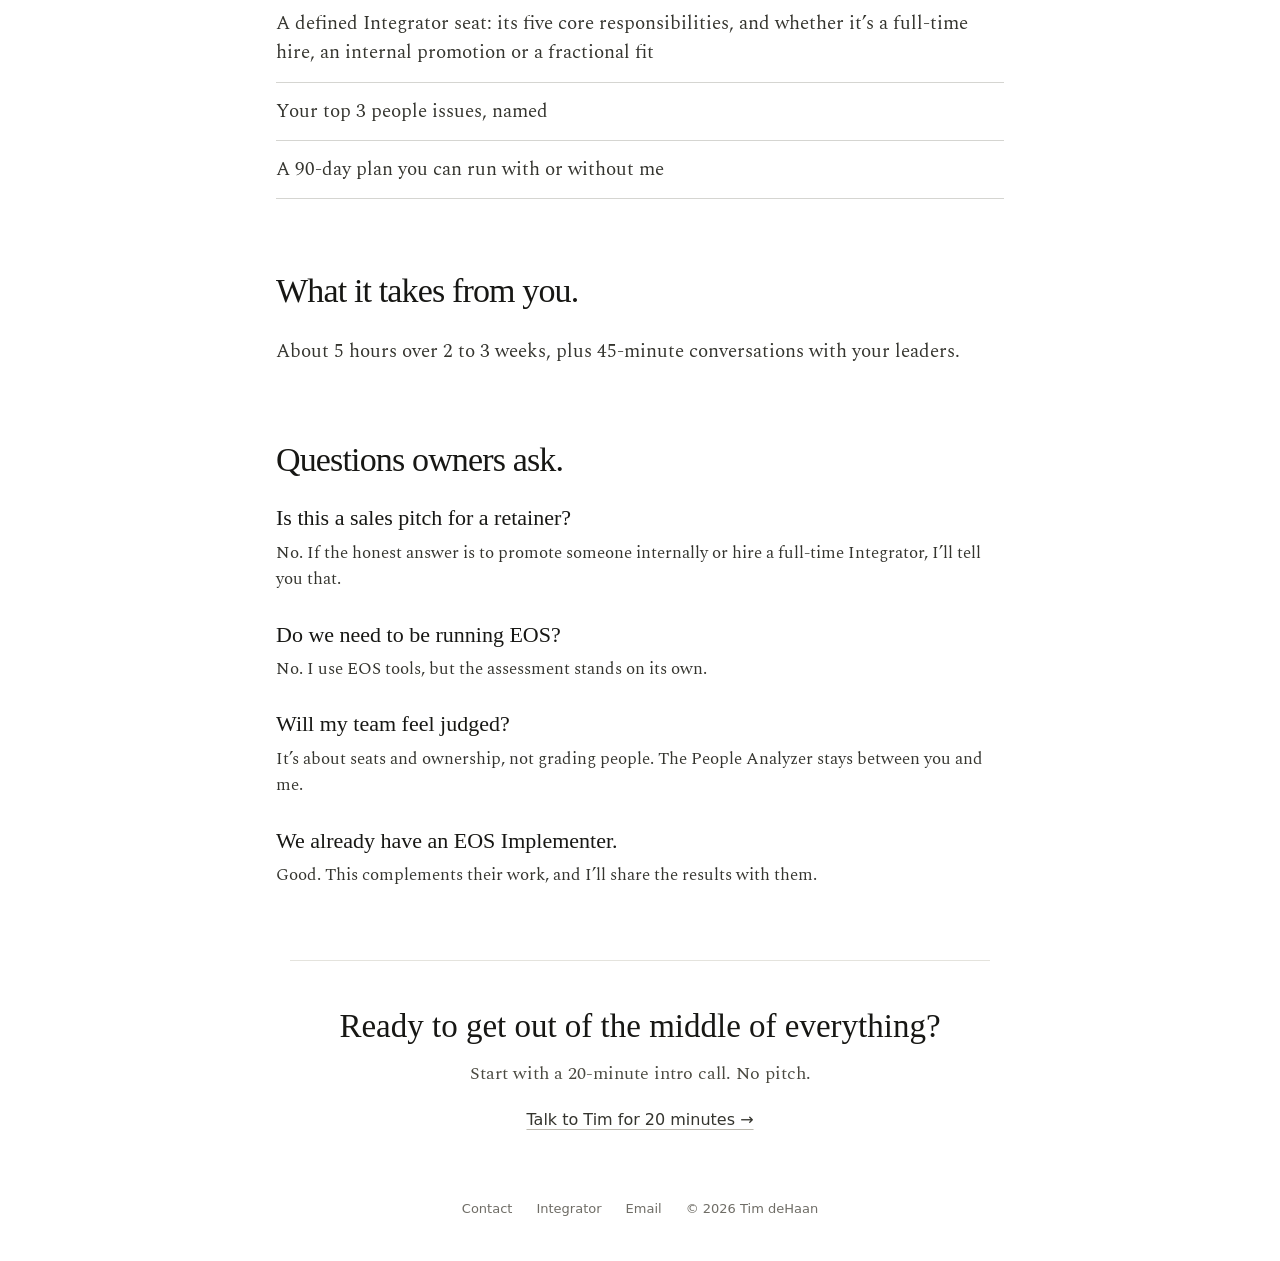
<file: second-seat-assessment.html>
<!doctype html>
<html lang="en">
<head>
<meta charset="utf-8">
<meta name="viewport" content="width=device-width, initial-scale=1">
<title>The Second Seat Assessment | Tim deHaan</title>
<meta name="description" content="Not an audit. Not a report card on your people. A clear picture of who should own what, starting with you. 2 to 3 weeks, CAD $3,000 flat.">
<link rel="canonical" href="https://timdehaan.me/second-seat-assessment">
<meta property="og:type" content="website">
<meta property="og:site_name" content="Tim deHaan">
<meta property="og:title" content="The Second Seat Assessment | Tim deHaan">
<meta property="og:description" content="Not an audit. Not a report card on your people. A clear picture of who should own what, starting with you. 2 to 3 weeks, CAD $3,000 flat.">
<meta property="og:url" content="https://timdehaan.me/second-seat-assessment">
<meta property="og:image" content="https://timdehaan.me/og-image.jpg">
<meta property="og:image:width" content="1200">
<meta property="og:image:height" content="630">
<meta property="og:image:alt" content="Tim deHaan, Fractional EOS Integrator">
<meta name="twitter:card" content="summary_large_image">
<meta name="twitter:title" content="The Second Seat Assessment | Tim deHaan">
<meta name="twitter:description" content="Not an audit. Not a report card on your people. A clear picture of who should own what, starting with you. 2 to 3 weeks, CAD $3,000 flat.">
<meta name="twitter:image" content="https://timdehaan.me/og-image.jpg">
<meta name="theme-color" content="#ffffff">
<link rel="icon" href="data:image/svg+xml,%3Csvg xmlns='http://www.w3.org/2000/svg' viewBox='0 0 64 64'%3E%3Ccircle cx='32' cy='32' r='32' fill='%23171714'/%3E%3Ctext x='50%25' y='57%25' text-anchor='middle' dominant-baseline='middle' font-family='Georgia,serif' font-size='32' fill='%23fff'%3ET%3C/text%3E%3C/svg%3E">
<link rel="alternate icon" href="/favicon.ico" sizes="any">
<link rel="apple-touch-icon" href="/apple-touch-icon.png">
<link rel="stylesheet" href="styles.css">
<script type="application/ld+json">
{
 "@context": "https://schema.org",
 "@graph": [
  {
   "@type": "Service",
   "@id": "https://timdehaan.me/second-seat-assessment#service",
   "name": "The Second Seat Assessment",
   "serviceType": "Leadership and organizational assessment",
   "description": "A 2 to 3 week assessment of who should own what in an owner-led company: Accountability Chart, people review, leader conversations, a defined Integrator seat and a 90-day plan.",
   "provider": {
    "@id": "https://timdehaan.me/#tim"
   },
   "url": "https://timdehaan.me/second-seat-assessment",
   "offers": {
    "@type": "Offer",
    "@id": "https://timdehaan.me/second-seat-assessment#offer",
    "price": "3000",
    "priceCurrency": "CAD",
    "description": "Flat fee, credited in full to a Fractional Integrator engagement that starts within 30 days.",
    "url": "https://timdehaan.me/second-seat-assessment"
   }
  }
 ]
}
</script>
</head>
<body class="wide-page">
<a class="skip-link" href="#main">Skip to content</a>
<div class="journal-page">
  <nav class="site-nav" aria-label="Primary navigation">
    <a class="mobile-site-home" href="index.html">Tim deHaan</a>
    <button type="button" class="menu-toggle" aria-controls="site-menu" aria-expanded="false" aria-label="Menu"><span class="menu-icon" aria-hidden="true"><i></i><i></i><i></i></span></button>
    <div class="nav-links" id="site-menu">
      <a class="nav-home" href="index.html">Home</a>
      <a href="about.html">About</a>
      <a href="fractional-integrator.html">Integrator</a>
      <a href="second-seat-assessment.html" aria-current="page">Assessment</a>
      <a href="praise.html">Praise</a>
      <a href="contact.html">Contact</a>
      <span class="nav-actions"><a class="book-nav-link" href="https://calendar.app.google/o5hBPfkuwhMshJ2h6" target="_blank" rel="noopener">Book a Call</a></span>
    </div>
  </nav>

  <main class="course-page" id="main">
    <section class="course-hero">
      <div class="course-hero-inner">
        <div>
          <p class="eyebrow" style="margin:52px 0 0">The Second Seat Assessment</p>
          <h1 class="course-title">In three weeks, know exactly what to hand off, and to whom.</h1>
          <p class="course-lede">Not an audit. Not a report card on your people. A clear picture of the seat your business needs, for Visionary owners (founders and owners) of 10 to 75 person companies who want out of the middle of everything.</p>
          <a class="course-cta" href="https://calendar.app.google/o5hBPfkuwhMshJ2h6" target="_blank" rel="noopener">Talk to Tim for 20 minutes →</a>
          <p class="course-fine">We’ll confirm fit on the call, then schedule the assessment. CAD $3,000 flat, credited in full to a Fractional Integrator engagement that starts within 30 days.</p>
        </div>
        <div class="course-render">
          <!-- Drawn in CSS. To use a real image instead, replace this div with <img src="assessment-cover.png" alt=""> -->
          <div class="product" aria-hidden="true">
            <div class="mk">Tim deHaan</div>
            <div class="t">The Second Seat Assessment</div>
            <div class="rule"></div>
            <div class="s">Who should own what, starting with you.</div>
            <div class="f">2 to 3 weeks<small>FOR VISIONARY OWNERS</small></div>
          </div>
        </div>
      </div>
    </section>

    <div class="course-facts">
      <p><span>2–3</span>weeks</p>
      <p><span>$3,000</span>CAD, flat</p>
      <p><span>~5</span>hours of your time</p>
      <p><span>90</span>day plan</p>
    </div>

    <section class="course-section">
      <h2 class="course-section-title">What we do.</h2>
      <ol class="modules">
        <li><p class="module-label">01</p><h3 class="module-title">Visionary deep-dive</h3><p class="module-subtitle">Two hours with you, including a DISC or Predictive Index profile.</p></li>
        <li><p class="module-label">02</p><h3 class="module-title">Accountability Chart</h3><p class="module-subtitle">Your org chart by responsibility: who owns what today vs. what the business needs.</p></li>
        <li><p class="module-label">03</p><h3 class="module-title">People Analyzer</h3><p class="module-subtitle">A confidential review of each leader against your core values and Gets it / Wants it / Capacity to do it.</p></li>
        <li><p class="module-label">04</p><h3 class="module-title">Leader conversations</h3><p class="module-subtitle">1:1s with 3 to 6 leaders, plus a short team survey.</p></li>
        <li><p class="module-label">05</p><h3 class="module-title">Readout working session</h3><p class="module-subtitle">Two to three hours together, ending with a 90-day plan.</p></li>
      </ol>
    </section>

    <section class="course-section">
      <h2 class="course-section-title">What you walk away with.</h2>
      <ul class="walkaway">
        <li>A written assessment report</li>
        <li>Your Accountability Chart: today and where it needs to go</li>
        <li>A defined Integrator seat: its five core responsibilities, and whether it’s a full-time hire, an internal promotion or a fractional fit</li>
        <li>Your top 3 people issues, named</li>
        <li>A 90-day plan you can run with or without me</li>
      </ul>
    </section>

    <section class="course-section">
      <h2 class="course-section-title">What it takes from you.</h2>
      <div class="course-body"><p>About 5 hours over 2 to 3 weeks, plus 45-minute conversations with your leaders.</p></div>
    </section>

    <section class="course-section">
      <h2 class="course-section-title">Questions owners ask.</h2>
      <dl class="faq-list">
        <dt>Is this a sales pitch for a retainer?</dt>
        <dd>No. If the honest answer is to promote someone internally or hire a full-time Integrator, I’ll tell you that.</dd>
        <dt>Do we need to be running EOS?</dt>
        <dd>No. I use EOS tools, but the assessment stands on its own.</dd>
        <dt>Will my team feel judged?</dt>
        <dd>It’s about seats and ownership, not grading people. The People Analyzer stays between you and me.</dd>
        <dt>We already have an EOS Implementer.</dt>
        <dd>Good. This complements their work, and I’ll share the results with them.</dd>
      </dl>
    </section>

    <section class="closing-band" aria-labelledby="close-title">
      <h2 id="close-title">Ready to get out of the middle of everything?</h2>
      <p>Start with a 20-minute intro call. No pitch.</p>
      <a href="https://calendar.app.google/o5hBPfkuwhMshJ2h6" target="_blank" rel="noopener">Talk to Tim for 20 minutes →</a>
    </section>
  </main>
</div>

<footer class="utility-footer">
  <div class="utility-footer-links">
    <a href="contact.html">Contact</a>
    <a href="fractional-integrator.html">Integrator</a>
    <a href="mailto:tim@timdehaan.me">Email</a>
    <span>©&nbsp;<span data-year>2026</span>&nbsp;Tim deHaan</span>
  </div>
</footer>
<script src="site.js"></script>
</body>
</html>
</file>
<file: styles.css>
/* =========================================================
   timdehaan.me — shared styles
   Type, color and spacing values match the justinwelsh.me system:
   editorial serif headings, Spectral reading text, Gill Sans interface.
   ========================================================= */

@import url("https://fonts.googleapis.com/css2?family=Spectral:ital,wght@0,400;0,700;1,400&display=swap");

:root{
  --font-editorial:'Iowan Old Style','Palatino Linotype','Book Antiqua',Baskerville,'Times New Roman',serif;
  --font-reading:Spectral,Georgia,'Times New Roman',serif;
  --font-interface:'Gill Sans','Gill Sans MT',ui-sans-serif,-apple-system,system-ui,'Helvetica Neue',Arial,sans-serif;
  --paper:#fff;
  --ink:#171714;
  --body:#34342e;
  --muted:#6f6d66;
  --rule:#d5d5d1;
  --link-rule:#aaa9a1;
  --control-rule:#d5d5d1;
  --text-2:#49483f;
  --soft-2:#77756c;
  --gutter:32px;
}

*{box-sizing:border-box}
html,body{background:var(--paper)}
body{margin:0;font-family:var(--font-reading);font-size:18px;line-height:1.6;color:var(--body);-webkit-font-smoothing:antialiased}
a{color:inherit;text-decoration-color:var(--link-rule);text-decoration-thickness:1px;text-underline-offset:3px}
a:hover{color:var(--ink)}
img{max-width:100%}
h1,h2,h3,h4{font-family:var(--font-editorial);font-weight:400;color:var(--ink)}
a:focus-visible,button:focus-visible,input:focus-visible,select:focus-visible,textarea:focus-visible{outline:2px solid var(--ink);outline-offset:4px}
.skip-link{position:absolute;left:16px;top:-100px;padding:8px 16px;background:var(--paper);z-index:60}
.skip-link:focus{top:8px}
.sr-only{position:absolute!important;width:1px!important;height:1px!important;padding:0!important;margin:-1px!important;overflow:hidden!important;clip:rect(0,0,0,0)!important;white-space:nowrap!important;border:0!important}

/* ---------- Page column ---------- */
.journal-page{width:min(100%,764px);margin:0 auto;padding:64px var(--gutter) 88px}

/* ---------- Navigation ---------- */
.site-nav{display:flex;flex-wrap:wrap;align-items:center;gap:8px 22px;margin:0 0 52px;font-family:var(--font-interface);font-size:13px;line-height:1.4;letter-spacing:.08em;text-transform:uppercase;color:var(--muted)}
.site-nav a{text-decoration:none}
.site-nav a:hover{color:var(--ink)}
.site-nav a[aria-current="page"]{color:var(--ink);text-decoration:underline;text-underline-offset:6px}
.nav-links{display:contents}
.nav-actions{display:inline-flex;align-items:center;margin-left:auto;white-space:nowrap}
.site-nav .book-nav-link{display:inline-flex;align-items:center;justify-content:center;min-height:32px;padding:5px 14px;border:1px solid #141414;background:#141414;color:#fff;text-decoration:none}
.site-nav .book-nav-link:hover{background:#383838;border-color:#383838;color:#fff}
.mobile-site-home,.menu-toggle{display:none}

/* ---------- Home (minimal intro, vertically centred) ---------- */
body.home{--ink:#141414;--body:#242424;--muted:#606060}
.home main{display:flex;flex-direction:column;justify-content:center;min-height:100svh}
.home .journal-page{padding:0 var(--gutter)}
.home .nav-home{display:none}
.home-stack{display:flex;flex-direction:column;gap:36px}
.intro-copy{margin:0;font-family:var(--font-editorial);font-size:28.5px;line-height:43.82px;font-weight:400;letter-spacing:-.018em;color:var(--ink);text-wrap:balance}
.intro-copy strong{font-weight:400}
.intro-keep{white-space:nowrap}
.home .site-nav{margin:0}
.home .utility-footer{display:none}
/* Pitch + booking button under the intro: phones only */
.mobile-home{display:none}

/* ---------- Inner page stack ---------- */
.page-stack{display:flex;flex-direction:column;gap:52px}
.page-heading{display:flex;flex-direction:column;gap:16px}
.page-heading h1{margin:0;font-size:34px;line-height:1.2;letter-spacing:-.025em;text-wrap:pretty}
.page-lede{margin:0;font-size:20px;line-height:1.55;color:var(--body);text-wrap:pretty}
.section-block{display:flex;flex-direction:column;gap:14px}
.section-label{margin:0;font-family:var(--font-editorial);font-size:24px;line-height:1.25;font-weight:400;letter-spacing:-.01em;color:var(--ink)}

/* "20-second version" list */
.story-list{display:grid;grid-template-columns:104px 1fr;gap:12px 20px;margin:0}
.story-list.numbered{grid-template-columns:32px 1fr;gap:12px 16px}
.story-list dt{font-family:var(--font-interface);font-size:14px;line-height:1.65;color:var(--muted);font-variant-numeric:tabular-nums;padding-top:3px}
.story-list dd{margin:0;font-size:19px;line-height:1.65;color:var(--body);text-wrap:pretty}

/* Long-form prose */
.prose{display:flex;flex-direction:column;gap:24px;font-size:19px;line-height:1.65;color:var(--body)}
.prose p{margin:0;text-wrap:pretty}
.prose h2{margin:16px 0 0;font-size:26px;line-height:1.25;letter-spacing:-.01em}
.prose h3{margin:16px 0 0;font-size:22px;line-height:1.25;letter-spacing:-.01em}
.prose ul{margin:0;padding-left:1.15em;display:flex;flex-direction:column;gap:8px}

/* Polaroid portraits */
.polaroid-strip{display:grid;grid-template-columns:repeat(2,minmax(0,325px));justify-content:start;gap:0;margin:12px 12px 8px;padding:0}
.polaroid{margin:0;padding:clamp(6px,1.5vw,12px) clamp(6px,1.5vw,12px) clamp(10px,2vw,18px);background:rgb(255,254,251);box-shadow:0 3px 8px rgba(32,42,44,.13),0 1px 2px rgba(32,42,44,.08);transform:rotate(-3deg)}
.polaroid:nth-child(2){transform:translateY(5px) rotate(2deg)}
.polaroid .frame{position:relative;aspect-ratio:1/1;overflow:hidden;background:#ecebe6}
.polaroid img{position:absolute;inset:0;display:block;width:100%;height:100%;object-fit:cover;object-position:center 35%}
.polaroid:nth-child(2) img{object-position:center 45%}
.polaroid figcaption{min-height:clamp(8px,2vw,18px);margin-top:clamp(6px,1.5vw,12px)}
.photo-strip{margin:8px 0 0}
.photo-strip img{display:block;width:100%;height:auto;aspect-ratio:4/5;object-fit:cover;object-position:center top}
.photo-strip img.wide{aspect-ratio:3/2;object-position:center}
.photo-strip figcaption{margin-top:7px;font:13px/1.4 var(--font-interface);color:var(--muted)}
.ph{position:absolute;inset:0;display:flex;align-items:center;justify-content:center;font-family:var(--font-interface);font-size:12px;letter-spacing:.1em;text-transform:uppercase;color:#a3a198;text-align:center;padding:8px}

/* Closing call-to-action block */
.funnel-capture{width:100%;padding-top:26px;border-top:1px solid var(--rule)}
.funnel-capture.boxed{padding-bottom:26px;border-bottom:1px solid var(--rule)}
.funnel-capture h2{margin:0 0 8px;font-size:30px;line-height:1.2}
.funnel-capture > p{margin:0 0 16px;font-size:18px;line-height:1.55;color:var(--body)}
.funnel-button{display:inline-flex;align-items:center;min-height:46px;padding:9px 18px;border:1px solid var(--ink);background:var(--ink);color:#fff;font:16px/1.3 var(--font-interface);text-decoration:none;cursor:pointer}
.funnel-button:hover{background:#34342e;border-color:#34342e;color:#fff}
.funnel-note{margin:8px 0 0!important;font:13px/1.45 var(--font-interface)!important;color:var(--muted)!important}

/* ---------- Praise (wall of love) ---------- */
.praise-invite{margin:0;font-size:19px;line-height:1.6;font-style:italic}
.praise-invite a{text-underline-offset:3px}
.testimonials{display:flex;flex-direction:column;gap:48px}
.testimonial{display:flex;flex-direction:column;gap:18px;margin:0}
.testimonial blockquote{margin:0;font-size:20px;line-height:1.55;font-style:italic;color:var(--body)}
.testimonial-person{display:flex;align-items:center;gap:14px}
.testimonial-avatar{flex:none;width:52px;height:52px;border-radius:50%;overflow:hidden;background:#ecebe6;display:grid;place-items:center;font:13px/1 var(--font-interface);color:var(--muted)}
.testimonial-avatar img{display:block;width:100%;height:100%;object-fit:cover}
.testimonial-name{margin:0;font:16px/1.4 var(--font-interface);color:var(--ink)}
.testimonial-bio{margin:0;font:13px/1.5 var(--font-interface);color:var(--muted)}
.testimonial.placeholder{opacity:.5}
.testimonial.placeholder blockquote{font-style:normal}

/* ---------- Contact ---------- */
.contact-list{display:flex;flex-direction:column;gap:18px;margin:0;padding:0;list-style:none;font-size:20px;line-height:1.5}
.contact-list li{display:flex;justify-content:space-between;align-items:baseline;gap:16px}
.contact-list span{font:15px/1.5 var(--font-interface);color:var(--muted)}
.contact-list a{text-decoration:none;border-bottom:1px solid var(--link-rule)}
.contact-list a:hover{border-bottom-color:var(--ink)}
.contact-form{display:flex;flex-direction:column;gap:18px;font-family:var(--font-interface)}
.form-row{display:grid;grid-template-columns:1fr 1fr;gap:18px}
.contact-form label{display:flex;flex-direction:column;min-width:0;gap:7px;font-size:14px;color:var(--muted)}
.contact-form input,.contact-form textarea,.contact-form select{width:100%;min-width:0;min-height:50px;padding:12px 14px;border:1px solid var(--control-rule);border-radius:3px;background:rgba(255,255,255,.35);color:var(--ink);font:18px/1.3 var(--font-interface)}
.contact-form textarea{min-height:130px;resize:vertical}
.contact-form input::placeholder,.contact-form textarea::placeholder{color:var(--muted);opacity:1}
.contact-form button{align-self:flex-start;min-height:50px;padding:12px 23px;border:1px solid var(--ink);border-radius:3px;background:var(--ink);color:#fff;font:18px/1.3 var(--font-interface);cursor:pointer}
.contact-form button:hover{background:#34342e}
.form-note{margin:0;font:15px/1.5 var(--font-interface);color:var(--muted)}
.hidden{display:none}

/* ---------- Wide page (resources-style layout) ---------- */
.wide-page .journal-page{width:min(100%,1120px);padding:64px 40px 0}
.wide-page .site-nav{justify-content:center;max-width:700px;margin:0 auto}
.wide-hero{text-align:center;max-width:850px;margin:0 auto;padding:70px 0 56px}
.eyebrow{margin:0 0 20px;font:400 12px/1.6 var(--font-interface);text-transform:uppercase;letter-spacing:1.5px;color:var(--soft-2)}
.wide-hero h1{margin:0 0 25px;font-size:clamp(44px,5vw,64px);line-height:1.08;letter-spacing:-1.6px}
.wide-hero > p:last-child{max-width:600px;margin:0 auto;font-size:20px;line-height:1.6;color:var(--text-2);text-wrap:pretty}
.wide-section{margin:0 0 70px}
.section-heading{text-align:center;margin-bottom:30px}
.section-heading h2{margin:0 0 10px;font-size:32px;line-height:1.2;letter-spacing:-.5px}
.section-heading p{margin:0;font-size:17px;line-height:1.6;color:var(--soft-2)}
.narrow-center{max-width:700px;margin:0 auto}
.punch{margin:32px 0 0;text-align:center;font-family:var(--font-editorial);font-size:26px;line-height:1.35;letter-spacing:-.01em;color:var(--ink)}
.punch em{font-style:italic}

/* Cream cards */
.card-grid{display:grid;grid-template-columns:repeat(3,minmax(0,1fr));gap:22px;padding:0;margin:0;list-style:none}
.card-grid li{display:flex;min-width:0}
.card{display:flex;flex-direction:column;width:100%;padding:28px 25px;border:1px solid #e8e5dc;border-radius:6px;background:#f8f7f2;color:inherit;text-decoration:none;transition:border-color .15s}
a.card:hover,.card:hover{border-color:#aaa698;color:inherit}
.card-category{margin:0 0 10px;font:11px/1.5 var(--font-interface);letter-spacing:1.4px;text-transform:uppercase;color:#625f57}
.card h3{margin:0 0 14px;font-size:24px;line-height:1.2;letter-spacing:-.3px;text-wrap:pretty}
.card p{margin:0 0 26px;font-size:16px;line-height:1.6;color:var(--text-2)}
.card p:last-child{margin-bottom:0}
.card-cta{display:block;margin-top:auto;padding-top:8px;font:15px/1.5 var(--font-interface)}

/* Paper "guide" cover drawn in CSS */
.paper{width:min(100%,170px);aspect-ratio:850/1100;margin:0 auto 27px;padding:18% 13% 10%;border:1px solid #eeece4;background:#fff;box-shadow:0 11px 21px -13px #46433554;display:flex;flex-direction:column;text-align:left}
.paper .k{font:6px/1.4 var(--font-interface);letter-spacing:.12em;text-transform:uppercase;color:#a3a198;margin-bottom:9px}
.paper .t{font-family:var(--font-editorial);font-size:14.5px;line-height:1.12;color:var(--ink);letter-spacing:-.01em}
.paper .s{font-family:var(--font-reading);font-style:italic;font-size:7px;line-height:1.35;color:var(--soft-2);margin-top:6px}
.paper .f{margin-top:auto;padding-top:6px;border-top:1px solid #ebe9e1;font:6px/1.4 var(--font-interface);color:var(--soft-2)}

/* Dark product cover drawn in CSS */
.product{position:relative;width:100%;aspect-ratio:640/1005;padding:16% 12% 10%;background:linear-gradient(160deg,#232320 0%,#121211 70%);border:1px solid #2c2c28;border-radius:3px;box-shadow:0 2px 4px rgba(0,0,0,.18),0 24px 40px -18px rgba(0,0,0,.45);color:#fff;display:flex;flex-direction:column}
.product::after{content:"";position:absolute;inset:6px;border:1px solid rgba(255,255,255,.08);border-radius:2px;pointer-events:none}
.product .mk{font:10px/1.4 var(--font-interface);letter-spacing:.18em;text-transform:uppercase;color:#a9a79e;margin-bottom:18px}
.product .t{font-family:var(--font-editorial);font-size:clamp(26px,3vw,36px);line-height:1.05;letter-spacing:-.02em}
.product .rule{width:40px;height:1px;background:rgba(255,255,255,.35);margin:20px 0}
.product .s{font-family:var(--font-reading);font-style:italic;font-size:13px;line-height:1.45;color:#cfcdc4}
.product .f{margin-top:auto;font:12px/1.4 var(--font-interface);color:#e8e6de}
.product .f small{display:block;color:#a9a79e;font-size:10px;letter-spacing:.06em;margin-top:2px}

/* Course-style feature row */
.feature-row{position:relative;display:grid;grid-template-columns:240px minmax(0,1fr);align-items:center;gap:70px;max-width:860px;margin:0 auto;padding:60px 0}
.feature-row::before{content:"";position:absolute;top:0;left:50%;width:min(700px,100%);transform:translateX(-50%);border-top:1px solid #e4e3dd}
.feature-image{display:block;color:inherit;text-decoration:none}
.feature-row .eyebrow{margin-bottom:15px;font-size:11px}
.feature-row h2{margin:0 0 22px;font-size:37px;line-height:1.15;letter-spacing:-.7px;text-wrap:pretty}
.feature-row p:not(.eyebrow){margin:0 0 20px;font-size:18px;line-height:1.65;color:var(--text-2)}
.feature-row p.facts{margin-bottom:28px;font:14px/1.5 var(--font-interface);color:var(--soft-2)}
.button{display:inline-block;padding:14px 22px;border-radius:4px;background:var(--ink);color:#fff;font:16px/1.5 var(--font-interface);text-decoration:none}
.button:hover{background:#34342e;color:#fff}

/* Closing band */
.closing-band{max-width:700px;margin:0 auto;text-align:center;border-top:1px solid #e4e3dd;padding:46px 0 54px}
.closing-band h2{margin:0 0 13px;font-size:33px;line-height:1.2}
.closing-band p{margin:0 0 17px;font-size:18px;line-height:1.6;color:var(--text-2)}
.closing-band > a{font:16px/1.5 var(--font-interface);text-decoration:underline;text-decoration-color:#bbb8ae;text-underline-offset:4px}

/* ---------- Course page (assessment) ---------- */
.course-page{max-width:960px;margin:0 auto}
.course-hero{padding:36px 0 44px}
.course-hero-inner{display:grid;grid-template-columns:minmax(0,1fr) 300px;gap:48px;align-items:center}
.course-title{margin:20px 0 24px;font-size:56px;line-height:1.08;letter-spacing:-.035em}
.course-lede{max-width:620px;margin:0 0 28px;font-size:20px;line-height:1.55;color:var(--body)}
.course-cta{display:inline-block;padding:12px 22px;border:1px solid var(--ink);background:var(--ink);color:#fff;font:16px/1.5 var(--font-interface);text-decoration:none}
.course-cta:hover{background:#34342e;color:#fff}
.course-fine{margin:12px 0 0;font:14px/1.5 var(--font-interface);color:var(--muted)}
.course-render{width:300px;justify-self:center}
.course-facts{display:flex;justify-content:space-between;gap:20px;max-width:700px;margin:0 auto;padding:16px 0 0;border-top:1px solid var(--rule)}
.course-facts p{margin:0;font:14px/1.4 var(--font-interface);color:var(--muted)}
.course-facts span{display:block;font-family:var(--font-editorial);font-size:28px;line-height:1.2;color:var(--ink)}
.course-section{max-width:728px;margin:72px auto}
.course-section-title{margin:0 0 24px;font-size:34px;line-height:1.2;letter-spacing:-.025em}
.course-body{font-size:19px;line-height:1.65;color:var(--body)}
.course-body p{margin:0 0 20px}
.modules{display:grid;grid-template-columns:1fr 1fr;gap:32px 36px;margin:8px 0 0;padding:0;list-style:none}
.modules li:last-child:nth-child(odd){grid-column:1/-1}
.module-label{margin:0 0 6px;font:12px/1.5 var(--font-interface);letter-spacing:.12em;text-transform:uppercase;color:var(--muted)}
.module-title{margin:0 0 8px;font-family:var(--font-editorial);font-size:24px;line-height:1.2;color:var(--ink)}
.module-subtitle{margin:0;font-size:17px;line-height:1.55;color:var(--body)}
.walkaway{margin:0;padding:0;list-style:none;border-top:1px solid var(--rule)}
.walkaway li{padding:14px 0;border-bottom:1px solid var(--rule);font-size:19px;line-height:1.55;color:var(--body)}
.faq-list{margin:0}
.faq-list dt{margin:28px 0 8px;font-family:var(--font-editorial);font-size:22px;line-height:1.25;color:var(--ink)}
.faq-list dt:first-child{margin-top:0}
.faq-list dd{margin:0;font-size:17px;line-height:1.55;color:var(--body)}

/* ---------- Footer ---------- */
.utility-footer{padding:0 16px 32px}
.utility-footer-links{display:flex;flex-wrap:wrap;align-items:center;justify-content:center;column-gap:clamp(14px,3vw,24px);min-height:40px;font:13px/1.4 var(--font-interface)}
.utility-footer-links > a,.utility-footer-links > span{display:inline-flex;align-items:center;min-height:40px;color:#6f6d66;text-decoration:none}
.utility-footer-links a:hover{color:#171714;text-decoration:underline;text-underline-offset:3px}
.wide-page .utility-footer{max-width:1040px;margin:0 auto}

/* ---------- Motion ---------- */
@media (prefers-reduced-motion:no-preference){
  .page-stack,.wide-hero,.course-hero{animation:page-in .35s ease-out both}
  @keyframes page-in{from{opacity:0;transform:translateY(6px)}to{opacity:1;transform:none}}
}

/* ---------- Tablet ---------- */
@media (max-width:1000px){
  .course-hero-inner{grid-template-columns:minmax(0,1fr) 250px;gap:36px}
  .course-render{width:250px}
  .course-title{font-size:48px}
}
@media (max-width:720px){
  .wide-page .journal-page{padding:24px 20px 0}
  .wide-hero{padding:42px 0 38px}
  .wide-hero h1{font-size:43px;letter-spacing:-1.2px}
  .desktop-break{display:none}
  .wide-hero > p:last-child{font-size:18px;max-width:430px}
  .card-grid{grid-template-columns:1fr;max-width:480px;margin:0 auto;gap:16px}
  .card{padding:25px}
  .card h3{font-size:25px}
  .card p{font-size:17px}
  .feature-row{grid-template-columns:1fr;gap:32px;text-align:center;padding:40px 0}
  .feature-row .feature-image{width:190px;max-width:70%;margin:0 auto}
  .feature-row h2{font-size:32px;max-width:450px;margin-inline:auto}
  .feature-row p{max-width:460px;margin-inline:auto!important}
  .closing-band{padding:36px 0 40px}
  .closing-band h2{font-size:29px}
  .closing-band p{font-size:17px}
}

/* ---------- Phone ---------- */
@media (max-width:620px){
  :root{--gutter:24px}
  body{font-size:17px}
  .journal-page{padding:16px var(--gutter) 64px}
  .wide-page{--gutter:5.6vw}
  .wide-page .journal-page{padding:12px var(--gutter) 0}

  /* sticky bar with name + menu */
  .site-nav,.wide-page .site-nav{position:sticky;top:0;z-index:45;display:grid;grid-template-columns:minmax(0,1fr) auto;align-items:center;gap:0;max-width:none;margin:0 calc(-1 * var(--gutter)) 24px;padding:6px var(--gutter);background:var(--paper);border-bottom:1px solid #e7e7e0;box-shadow:0 3px 12px #17171406;font-size:17px;letter-spacing:0;text-transform:none}
  .mobile-site-home{display:inline-flex;align-items:center;min-height:44px;font:13px/1.4 var(--font-interface);letter-spacing:1.04px;text-transform:uppercase;color:#606060;text-decoration:none}
  .menu-toggle{display:flex;align-items:center;justify-content:flex-end;min-width:44px;min-height:44px;margin-left:auto;padding:0;border:0;background:transparent;color:var(--ink);cursor:pointer}
  .menu-icon{display:grid;gap:5px;width:22px}
  .menu-icon i{display:block;height:1px;background:currentColor;transition:transform .2s,opacity .2s}
  .menu-toggle[aria-expanded="true"] .menu-icon i:first-child{transform:translateY(6px) rotate(45deg)}
  .menu-toggle[aria-expanded="true"] .menu-icon i:nth-child(2){opacity:0}
  .menu-toggle[aria-expanded="true"] .menu-icon i:last-child{transform:translateY(-6px) rotate(-45deg)}
  .nav-links{display:none;grid-column:1/-1;max-height:calc(100dvh - 70px);overflow-y:auto;padding:8px 0;border-top:1px solid var(--rule);margin-top:6px}
  .nav-links.open{display:grid}
  .nav-links > a{display:flex;align-items:center;min-height:44px;padding:8px 0;font-size:19px;line-height:1.5}
  .site-nav a[aria-current="page"]{text-underline-offset:5px}
  .nav-actions{display:grid;margin:8px 0 4px}
  .site-nav .book-nav-link{min-height:44px;padding:8px 12px;font-size:16px;letter-spacing:.04em;text-transform:uppercase}

  /* home on phones */
  .home main{display:block;min-height:0}
  .home .journal-page{padding:40px var(--gutter) 0}
  .home-stack{gap:24px}
  .intro-copy{font-size:25px;line-height:1.42}
  .intro-keep{white-space:normal}
  .home .site-nav{margin:0 calc(-1 * var(--gutter))}
  .mobile-home{display:block;width:100%;max-width:438px;margin:0 auto;padding:30px var(--gutter) 20px;text-align:center}
  .mobile-home p{margin:0 0 18px;font-size:20px;line-height:1.55;color:var(--body);max-width:none}
  .mobile-home .funnel-button{width:100%;justify-content:center}
  .home .utility-footer{display:block}

  .page-stack{gap:40px}
  .page-heading h1{font-size:31px;line-height:1.12}
  .section-label{font-size:24px}
  .story-list{grid-template-columns:88px 1fr;gap:12px 14px}
  .story-list dd{font-size:18px}
  .prose{font-size:18px;line-height:1.62}
  .prose h2{font-size:24px}
  .polaroid-strip{grid-template-columns:repeat(2,minmax(0,185px));justify-content:center;gap:24px 8px;margin:12px 4px 8px}
  .testimonials{gap:36px}
  .testimonial blockquote{font-size:19px}
  .testimonial-person{gap:12px}
  .contact-list li{flex-direction:column;gap:2px}
  .form-row{grid-template-columns:1fr}
  .funnel-capture h2{font-size:26px}

  .course-hero{padding:0 0 32px}
  .course-hero-inner{display:block}
  .course-title{font-size:34px}
  .course-render{display:none}
  .wide-hero > p:last-child{text-align:left}
  .course-facts{flex-wrap:wrap;gap:14px}
  .course-facts p{flex:1 1 40%;font-size:12px}
  .course-facts span{font-size:26px}
  .course-section{margin:48px auto}
  .course-section-title{font-size:28px}
  .modules{grid-template-columns:1fr;gap:26px}
  .punch{font-size:23px}
}
</file>
